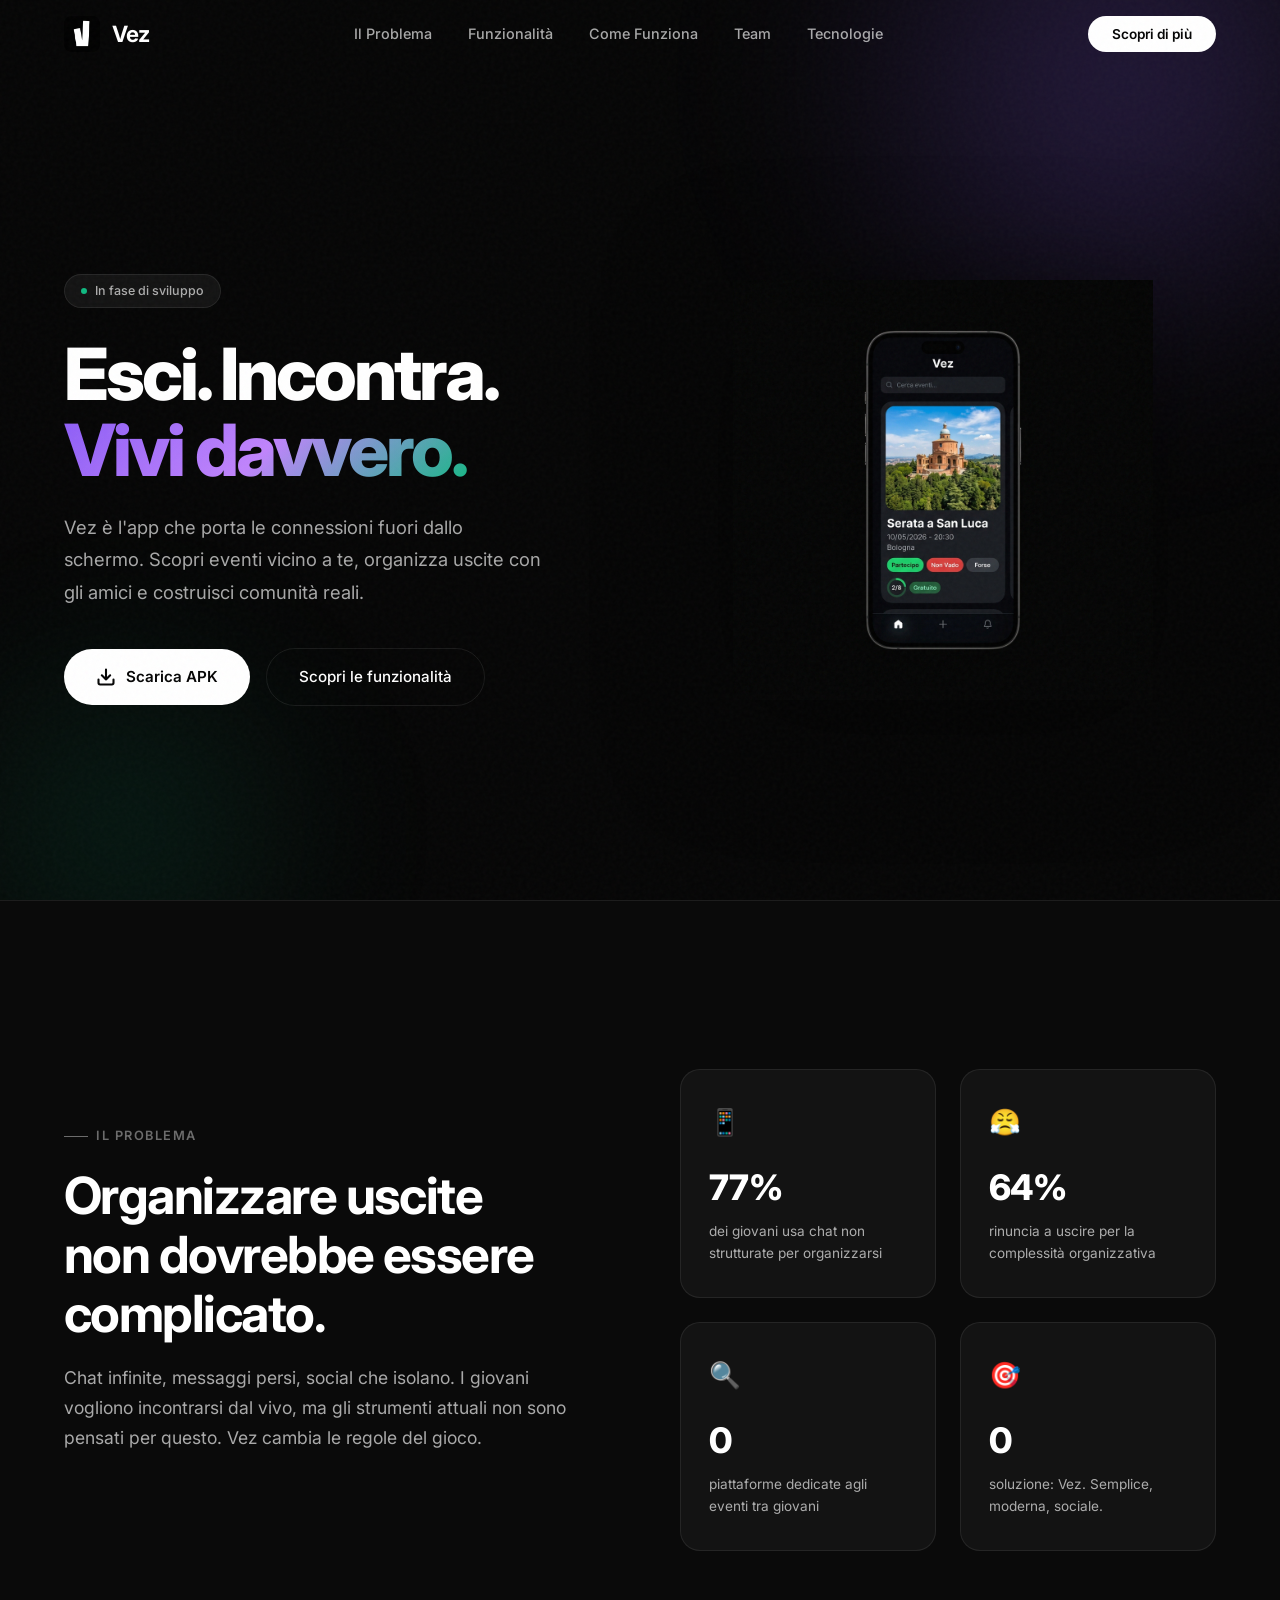
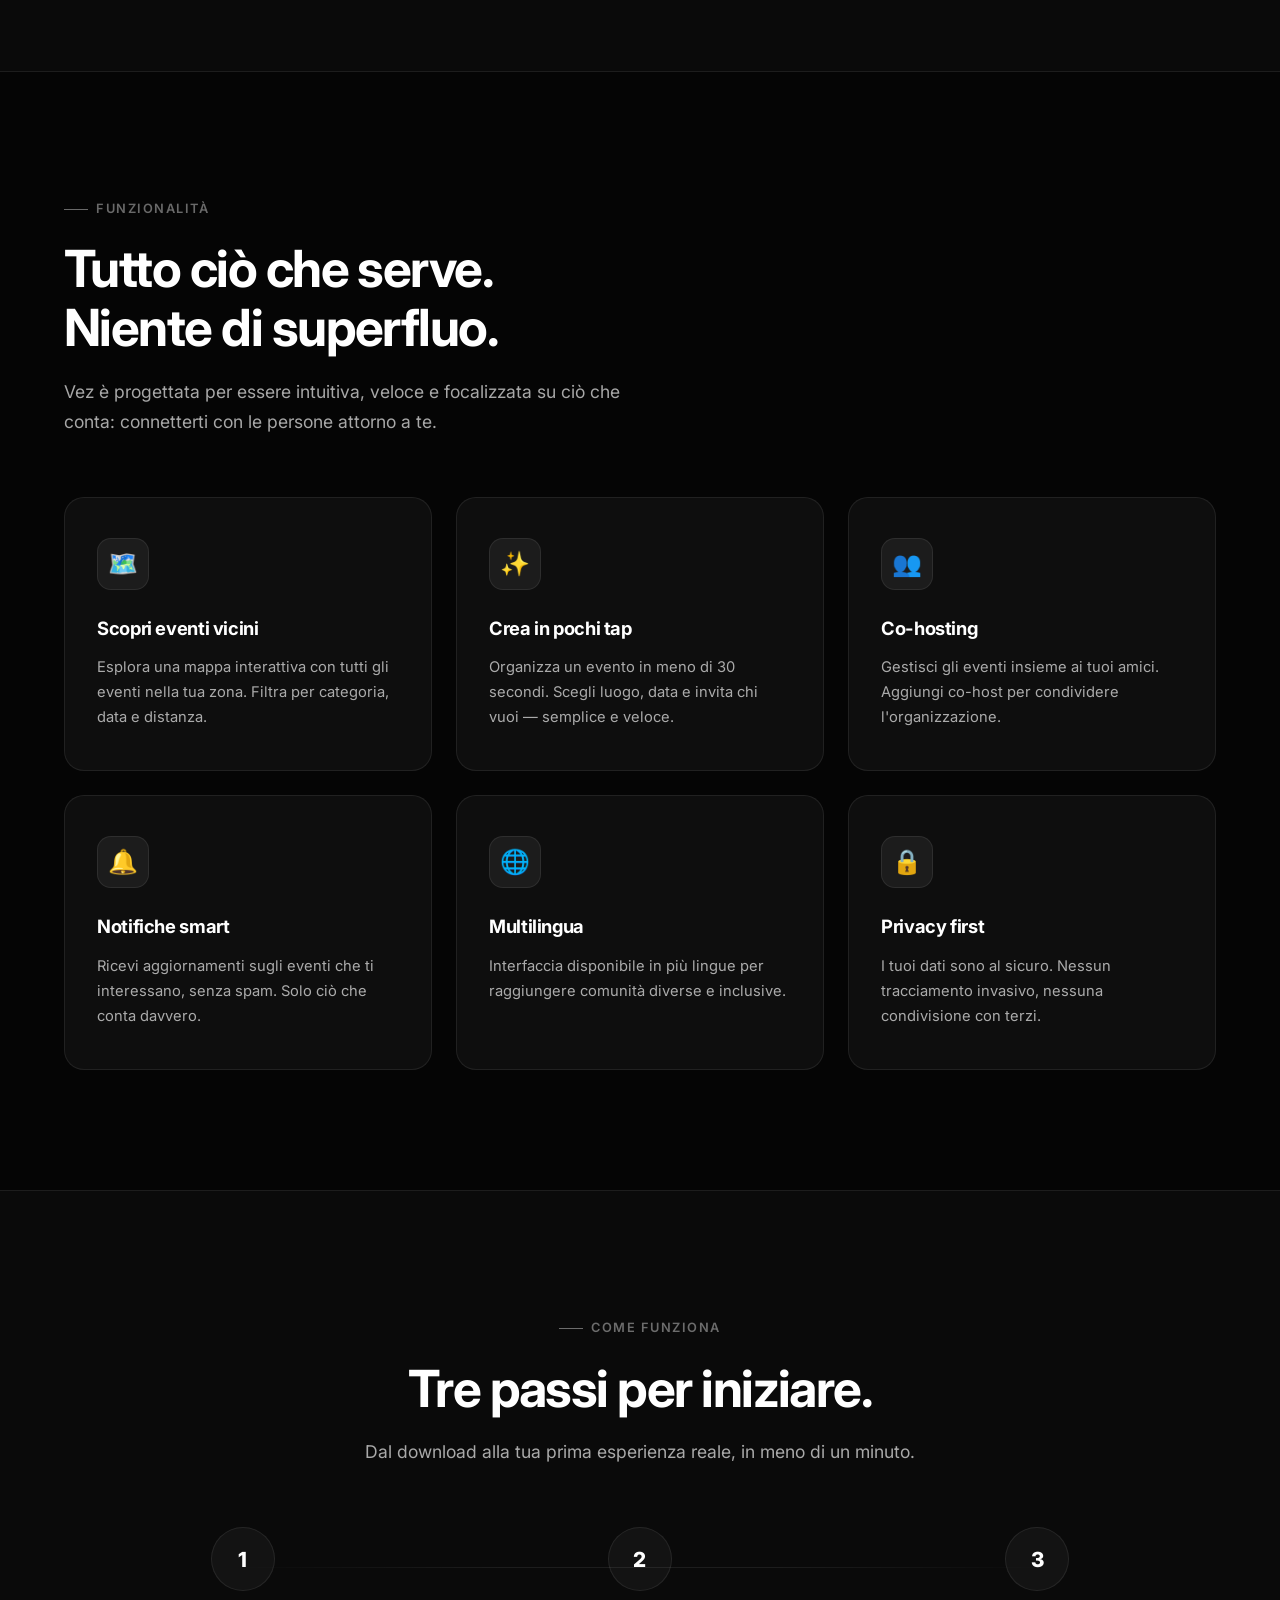
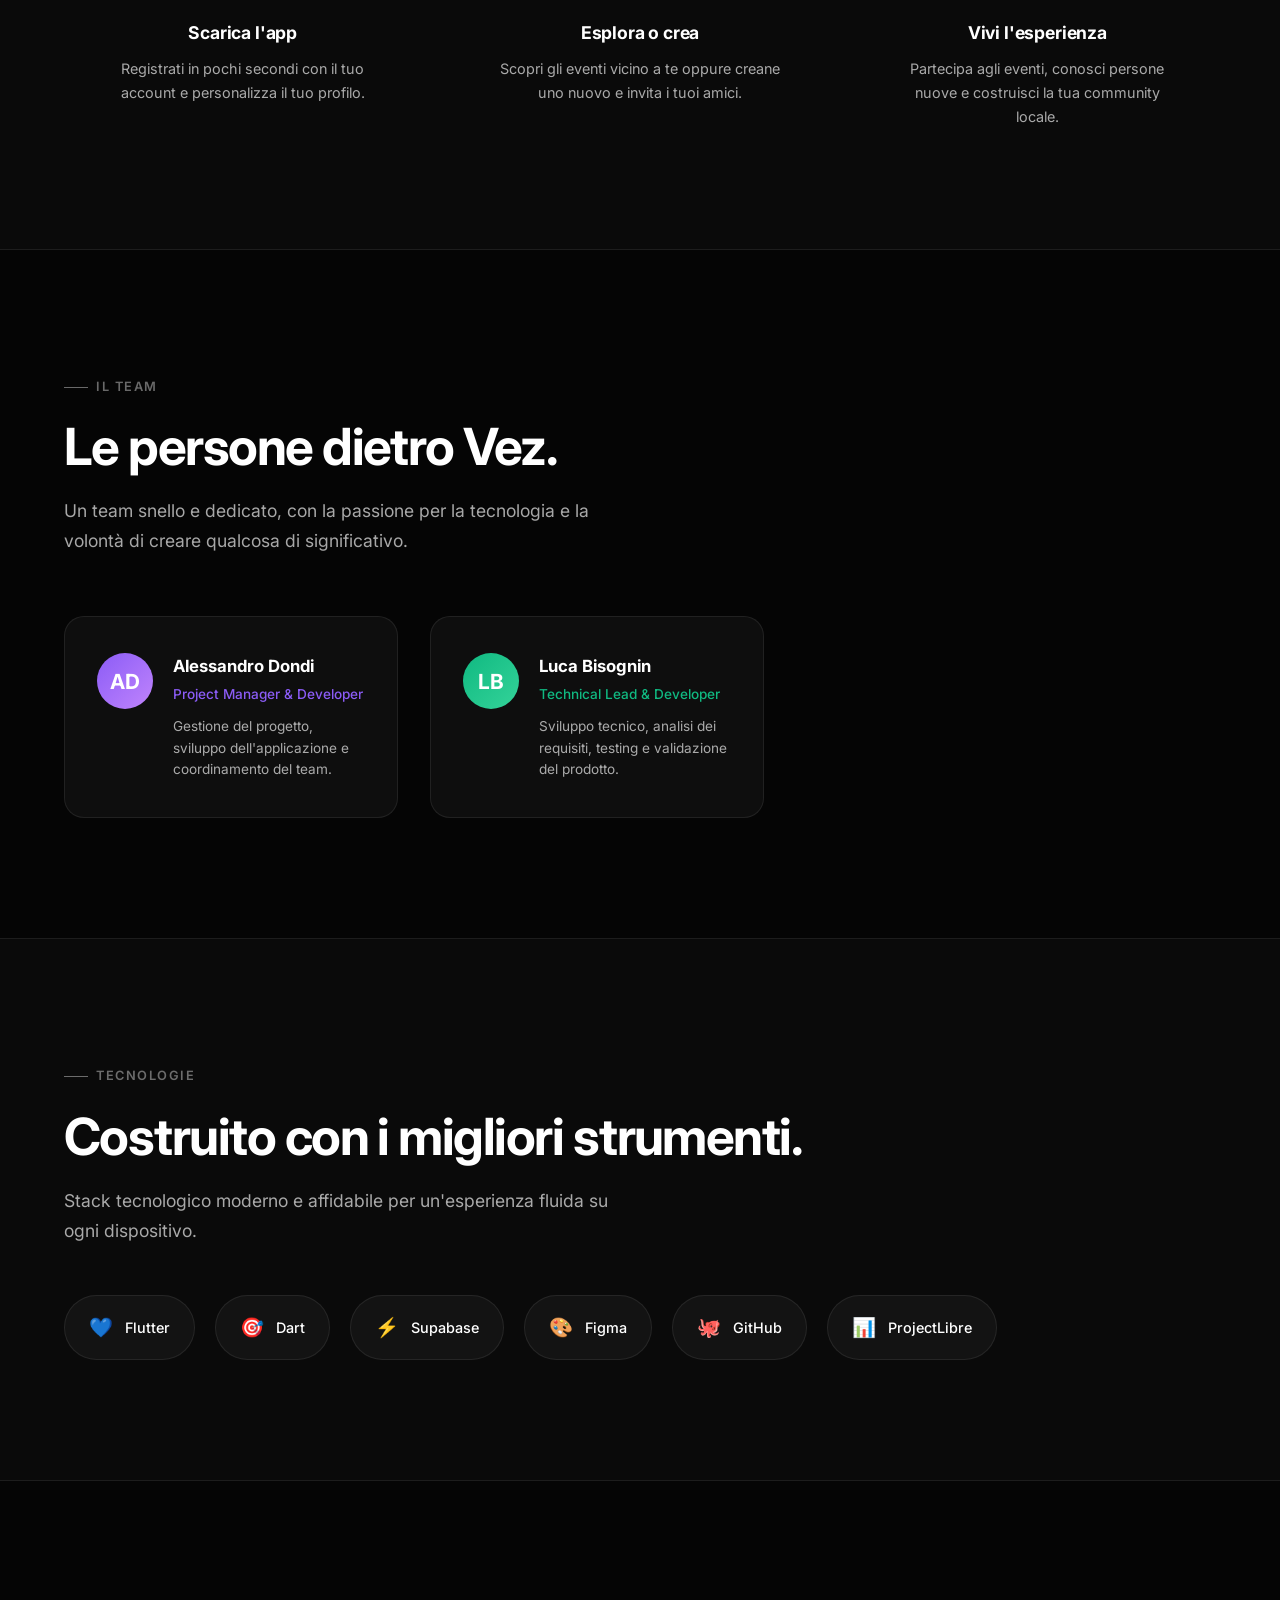
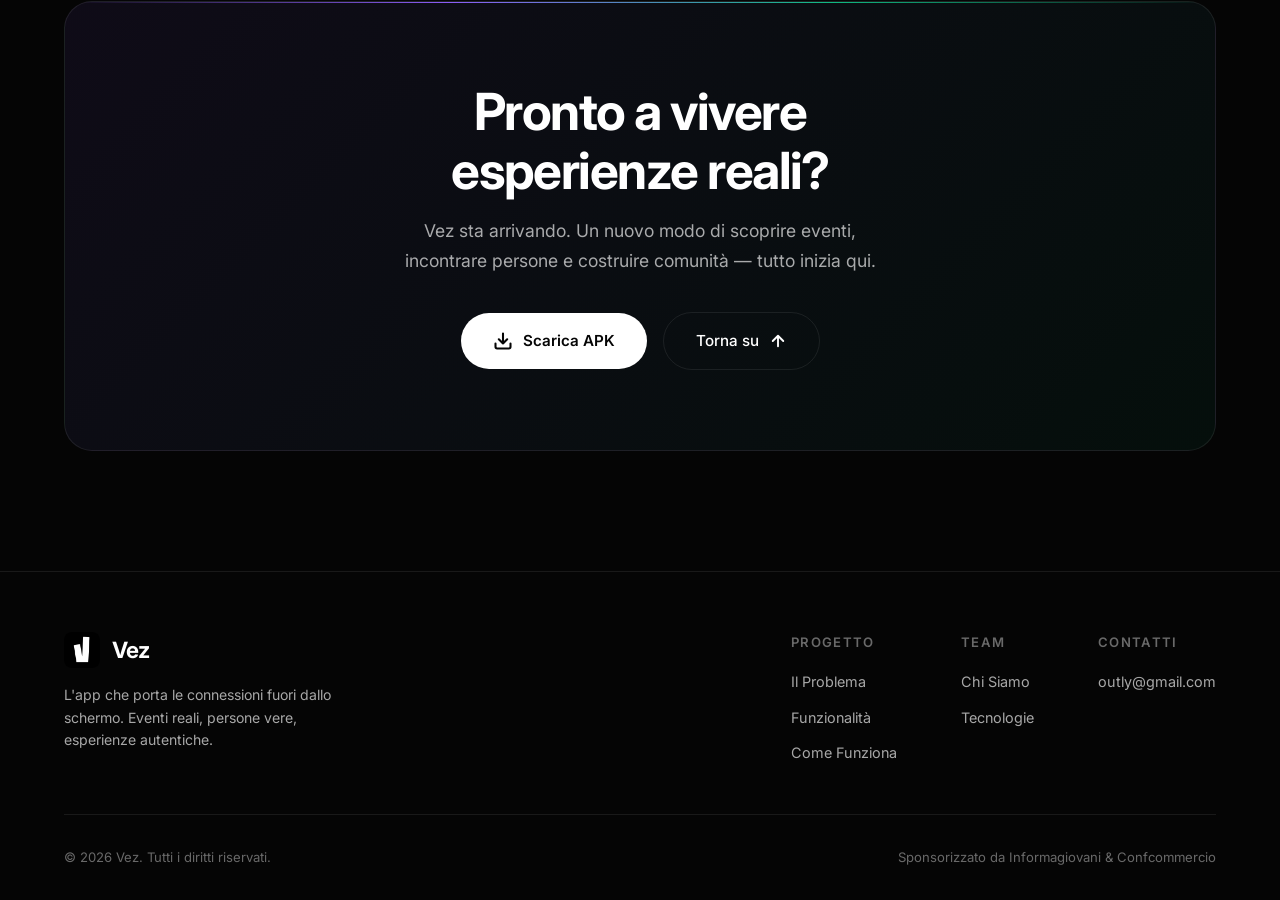
<file: docs/index.html>
<!DOCTYPE html>
<html lang="it">
<head>
  <meta charset="UTF-8" />
  <meta name="viewport" content="width=device-width, initial-scale=1.0" />
  <title>Vez — Eventi Reali, Connessioni Autentiche</title>
  <meta name="description" content="Vez è l'app che ti permette di scoprire, organizzare e partecipare a eventi reali nella tua zona. Connessioni autentiche, comunità locali, esperienze vere." />
  <meta name="keywords" content="eventi, app eventi, uscite, giovani, comunità, vez, social, eventi reali" />
  <meta name="author" content="Vez Team" />

  <!-- Open Graph -->
  <meta property="og:title" content="Vez — Eventi Reali, Connessioni Autentiche" />
  <meta property="og:description" content="Scopri, organizza e partecipa a eventi reali nella tua zona." />
  <meta property="og:type" content="website" />
  <meta property="og:image" content="assets/app_icon.png" />

  <!-- Fonts -->
  <link rel="preconnect" href="https://fonts.googleapis.com" />
  <link rel="preconnect" href="https://fonts.gstatic.com" crossorigin />
  <link href="https://fonts.googleapis.com/css2?family=Inter:wght@400;500;600;700;800;900&display=swap" rel="stylesheet" />

  <!-- Favicon -->
  <link rel="icon" type="image/png" href="assets/app_icon.png" />

  <!-- Styles -->
  <link rel="stylesheet" href="index.css" />
</head>
<body>

  <!-- ===== NAVBAR ===== -->
  <nav class="navbar" id="navbar">
    <div class="container">
      <a href="#" class="navbar-logo">
        <img src="assets/app_icon.png" alt="Vez Logo" />
        <span>Vez</span>
      </a>

      <ul class="navbar-links" id="navLinks">
        <li><a href="#problema">Il Problema</a></li>
        <li><a href="#funzionalita">Funzionalità</a></li>
        <li><a href="#come-funziona">Come Funziona</a></li>
        <li><a href="#team">Team</a></li>
        <li><a href="#tech">Tecnologie</a></li>
      </ul>

      <button class="navbar-cta" onclick="document.getElementById('cta').scrollIntoView({behavior:'smooth',block:'start'})">Scopri di più</button>

      <button class="menu-toggle" id="menuToggle" aria-label="Menu">
        <span></span>
        <span></span>
        <span></span>
      </button>
    </div>
  </nav>

  <!-- ===== HERO ===== -->
  <section class="hero" id="hero">
    <div class="hero-bg-glow"></div>
    <div class="hero-bg-glow-2"></div>

    <div class="container">
      <div class="hero-content">
        <div class="hero-badge">
          <span class="dot"></span>
          In fase di sviluppo
        </div>

        <h1 class="hero-title">
          Esci. Incontra.<br /><span class="highlight">Vivi davvero.</span>
        </h1>

        <p class="hero-description">
          Vez è l'app che porta le connessioni fuori dallo schermo. Scopri eventi vicino a te, organizza uscite con gli amici e costruisci comunità reali.
        </p>

        <div class="hero-actions">
          <a href="assets/vez.apk" download class="btn-primary btn-download">
            <svg width="20" height="20" viewBox="0 0 24 24" fill="none" stroke="currentColor" stroke-width="2.5" stroke-linecap="round" stroke-linejoin="round"><path d="M21 15v4a2 2 0 01-2 2H5a2 2 0 01-2-2v-4M7 10l5 5 5-5M12 15V3"/></svg>
            Scarica APK
          </a>
          <a href="#funzionalita" class="btn-secondary">Scopri le funzionalità</a>
        </div>
      </div>

      <div class="hero-mockup">
        <img src="assets/app_mockup.png" alt="Vez App Mockup" />
      </div>
    </div>
  </section>

  <!-- ===== PROBLEM SECTION ===== -->
  <section class="section problem" id="problema">
    <div class="container">
      <div class="reveal">
        <span class="section-label">Il Problema</span>
        <h2 class="section-title">Organizzare uscite<br />non dovrebbe essere complicato.</h2>
        <p class="section-subtitle">
          Chat infinite, messaggi persi, social che isolano. I giovani vogliono incontrarsi dal vivo, ma gli strumenti attuali non sono pensati per questo. Vez cambia le regole del gioco.
        </p>
      </div>

      <div class="problem-stats" style="margin-top: 48px;">
        <div class="stat-card reveal reveal-delay-1">
          <div class="stat-icon">📱</div>
          <div class="stat-value" data-count="78" data-suffix="%">0%</div>
          <div class="stat-label">dei giovani usa chat non strutturate per organizzarsi</div>
        </div>
        <div class="stat-card reveal reveal-delay-2">
          <div class="stat-icon">😤</div>
          <div class="stat-value" data-count="65" data-suffix="%">0%</div>
          <div class="stat-label">rinuncia a uscire per la complessità organizzativa</div>
        </div>
        <div class="stat-card reveal reveal-delay-3">
          <div class="stat-icon">🔍</div>
          <div class="stat-value" data-count="0" data-suffix="">0</div>
          <div class="stat-label">piattaforme dedicate agli eventi tra giovani</div>
        </div>
        <div class="stat-card reveal reveal-delay-4">
          <div class="stat-icon">🎯</div>
          <div class="stat-value" data-count="1" data-suffix="">0</div>
          <div class="stat-label">soluzione: Vez. Semplice, moderna, sociale.</div>
        </div>
      </div>
    </div>
  </section>

  <!-- ===== FEATURES ===== -->
  <section class="section features" id="funzionalita">
    <div class="container">
      <div class="reveal">
        <span class="section-label">Funzionalità</span>
        <h2 class="section-title">Tutto ciò che serve.<br />Niente di superfluo.</h2>
        <p class="section-subtitle">
          Vez è progettata per essere intuitiva, veloce e focalizzata su ciò che conta: connetterti con le persone attorno a te.
        </p>
      </div>

      <div class="features-grid">
        <div class="feature-card reveal reveal-delay-1">
          <div class="feature-icon">🗺️</div>
          <h3>Scopri eventi vicini</h3>
          <p>Esplora una mappa interattiva con tutti gli eventi nella tua zona. Filtra per categoria, data e distanza.</p>
        </div>

        <div class="feature-card reveal reveal-delay-2">
          <div class="feature-icon">✨</div>
          <h3>Crea in pochi tap</h3>
          <p>Organizza un evento in meno di 30 secondi. Scegli luogo, data e invita chi vuoi — semplice e veloce.</p>
        </div>

        <div class="feature-card reveal reveal-delay-3">
          <div class="feature-icon">👥</div>
          <h3>Co-hosting</h3>
          <p>Gestisci gli eventi insieme ai tuoi amici. Aggiungi co-host per condividere l'organizzazione.</p>
        </div>

        <div class="feature-card reveal reveal-delay-1">
          <div class="feature-icon">🔔</div>
          <h3>Notifiche smart</h3>
          <p>Ricevi aggiornamenti sugli eventi che ti interessano, senza spam. Solo ciò che conta davvero.</p>
        </div>

        <div class="feature-card reveal reveal-delay-2">
          <div class="feature-icon">🌐</div>
          <h3>Multilingua</h3>
          <p>Interfaccia disponibile in più lingue per raggiungere comunità diverse e inclusive.</p>
        </div>

        <div class="feature-card reveal reveal-delay-3">
          <div class="feature-icon">🔒</div>
          <h3>Privacy first</h3>
          <p>I tuoi dati sono al sicuro. Nessun tracciamento invasivo, nessuna condivisione con terzi.</p>
        </div>
      </div>
    </div>
  </section>

  <!-- ===== HOW IT WORKS ===== -->
  <section class="section how-it-works" id="come-funziona">
    <div class="container">
      <div class="reveal" style="text-align: center;">
        <span class="section-label">Come Funziona</span>
        <h2 class="section-title">Tre passi per iniziare.</h2>
        <p class="section-subtitle" style="margin: 0 auto;">
          Dal download alla tua prima esperienza reale, in meno di un minuto.
        </p>
      </div>

      <div class="steps-grid">
        <div class="step-item reveal reveal-delay-1">
          <div class="step-number">1</div>
          <h3>Scarica l'app</h3>
          <p>Registrati in pochi secondi con il tuo account e personalizza il tuo profilo.</p>
        </div>

        <div class="step-item reveal reveal-delay-2">
          <div class="step-number">2</div>
          <h3>Esplora o crea</h3>
          <p>Scopri gli eventi vicino a te oppure creane uno nuovo e invita i tuoi amici.</p>
        </div>

        <div class="step-item reveal reveal-delay-3">
          <div class="step-number">3</div>
          <h3>Vivi l'esperienza</h3>
          <p>Partecipa agli eventi, conosci persone nuove e costruisci la tua community locale.</p>
        </div>
      </div>
    </div>
  </section>

  <!-- ===== TEAM ===== -->
  <section class="section team" id="team">
    <div class="container">
      <div class="reveal">
        <span class="section-label">Il Team</span>
        <h2 class="section-title">Le persone dietro Vez.</h2>
        <p class="section-subtitle">
          Un team snello e dedicato, con la passione per la tecnologia e la volontà di creare qualcosa di significativo.
        </p>
      </div>

      <div class="team-grid">
        <div class="team-card reveal reveal-delay-1">
          <div class="team-avatar">AD</div>
          <div class="team-info">
            <h3>Alessandro Dondi</h3>
            <div class="role">Project Manager &amp; Developer</div>
            <p>Gestione del progetto, sviluppo dell'applicazione e coordinamento del team.</p>
          </div>
        </div>

        <div class="team-card reveal reveal-delay-2">
          <div class="team-avatar">LB</div>
          <div class="team-info">
            <h3>Luca Bisognin</h3>
            <div class="role">Technical Lead &amp; Developer</div>
            <p>Sviluppo tecnico, analisi dei requisiti, testing e validazione del prodotto.</p>
          </div>
        </div>
      </div>
    </div>
  </section>

  <!-- ===== TECH STACK ===== -->
  <section class="section tech-stack" id="tech">
    <div class="container">
      <div class="reveal">
        <span class="section-label">Tecnologie</span>
        <h2 class="section-title">Costruito con i migliori strumenti.</h2>
        <p class="section-subtitle">
          Stack tecnologico moderno e affidabile per un'esperienza fluida su ogni dispositivo.
        </p>
      </div>

      <div class="tech-grid reveal reveal-delay-1">
        <div class="tech-item">
          <span class="tech-icon">💙</span>
          Flutter
        </div>
        <div class="tech-item">
          <span class="tech-icon">🎯</span>
          Dart
        </div>
        <div class="tech-item">
          <span class="tech-icon">⚡</span>
          Supabase
        </div>
        <div class="tech-item">
          <span class="tech-icon">🎨</span>
          Figma
        </div>
        <div class="tech-item">
          <span class="tech-icon">🐙</span>
          GitHub
        </div>
        <div class="tech-item">
          <span class="tech-icon">📊</span>
          ProjectLibre
        </div>
      </div>
    </div>
  </section>

  <!-- ===== CTA ===== -->
  <section class="section cta-section" id="cta">
    <div class="container">
      <div class="cta-box reveal">
        <h2 class="section-title">Pronto a vivere<br />esperienze reali?</h2>
        <p class="section-subtitle">
          Vez sta arrivando. Un nuovo modo di scoprire eventi, incontrare persone e costruire comunità — tutto inizia qui.
        </p>
        <div class="cta-buttons">
          <a href="assets/vez.apk" download class="btn-primary btn-download">
            <svg width="20" height="20" viewBox="0 0 24 24" fill="none" stroke="currentColor" stroke-width="2.5" stroke-linecap="round" stroke-linejoin="round"><path d="M21 15v4a2 2 0 01-2 2H5a2 2 0 01-2-2v-4M7 10l5 5 5-5M12 15V3"/></svg>
            Scarica APK
          </a>
          <a href="#hero" class="btn-secondary">
            Torna su
            <svg width="18" height="18" viewBox="0 0 24 24" fill="none" stroke="currentColor" stroke-width="2.5" stroke-linecap="round" stroke-linejoin="round"><path d="M12 19V5M5 12l7-7 7 7"/></svg>
          </a>
        </div>
      </div>
    </div>
  </section>

  <!-- ===== FOOTER ===== -->
  <footer class="footer">
    <div class="container">
      <div class="footer-top">
        <div class="footer-brand">
          <a href="#" class="navbar-logo">
            <img src="assets/app_icon.png" alt="Vez Logo" />
            <span>Vez</span>
          </a>
          <p>L'app che porta le connessioni fuori dallo schermo. Eventi reali, persone vere, esperienze autentiche.</p>
        </div>

        <div class="footer-links-group">
          <div class="footer-col">
            <h4>Progetto</h4>
            <ul>
              <li><a href="#problema">Il Problema</a></li>
              <li><a href="#funzionalita">Funzionalità</a></li>
              <li><a href="#come-funziona">Come Funziona</a></li>
            </ul>
          </div>
          <div class="footer-col">
            <h4>Team</h4>
            <ul>
              <li><a href="#team">Chi Siamo</a></li>
              <li><a href="#tech">Tecnologie</a></li>
            </ul>
          </div>
          <div class="footer-col">
            <h4>Contatti</h4>
            <ul>
              <li><a href="mailto:outly@gmail.com">outly@gmail.com</a></li>
            </ul>
          </div>
        </div>
      </div>

      <div class="footer-bottom">
        <p>&copy; <span id="currentYear">2026</span> Vez. Tutti i diritti riservati.</p>
        <p>Sponsorizzato da Informagiovani &amp; Confcommercio</p>
      </div>
    </div>
  </footer>

  <!-- Scripts -->
  <script src="index.js"></script>
</body>
</html>
</file>
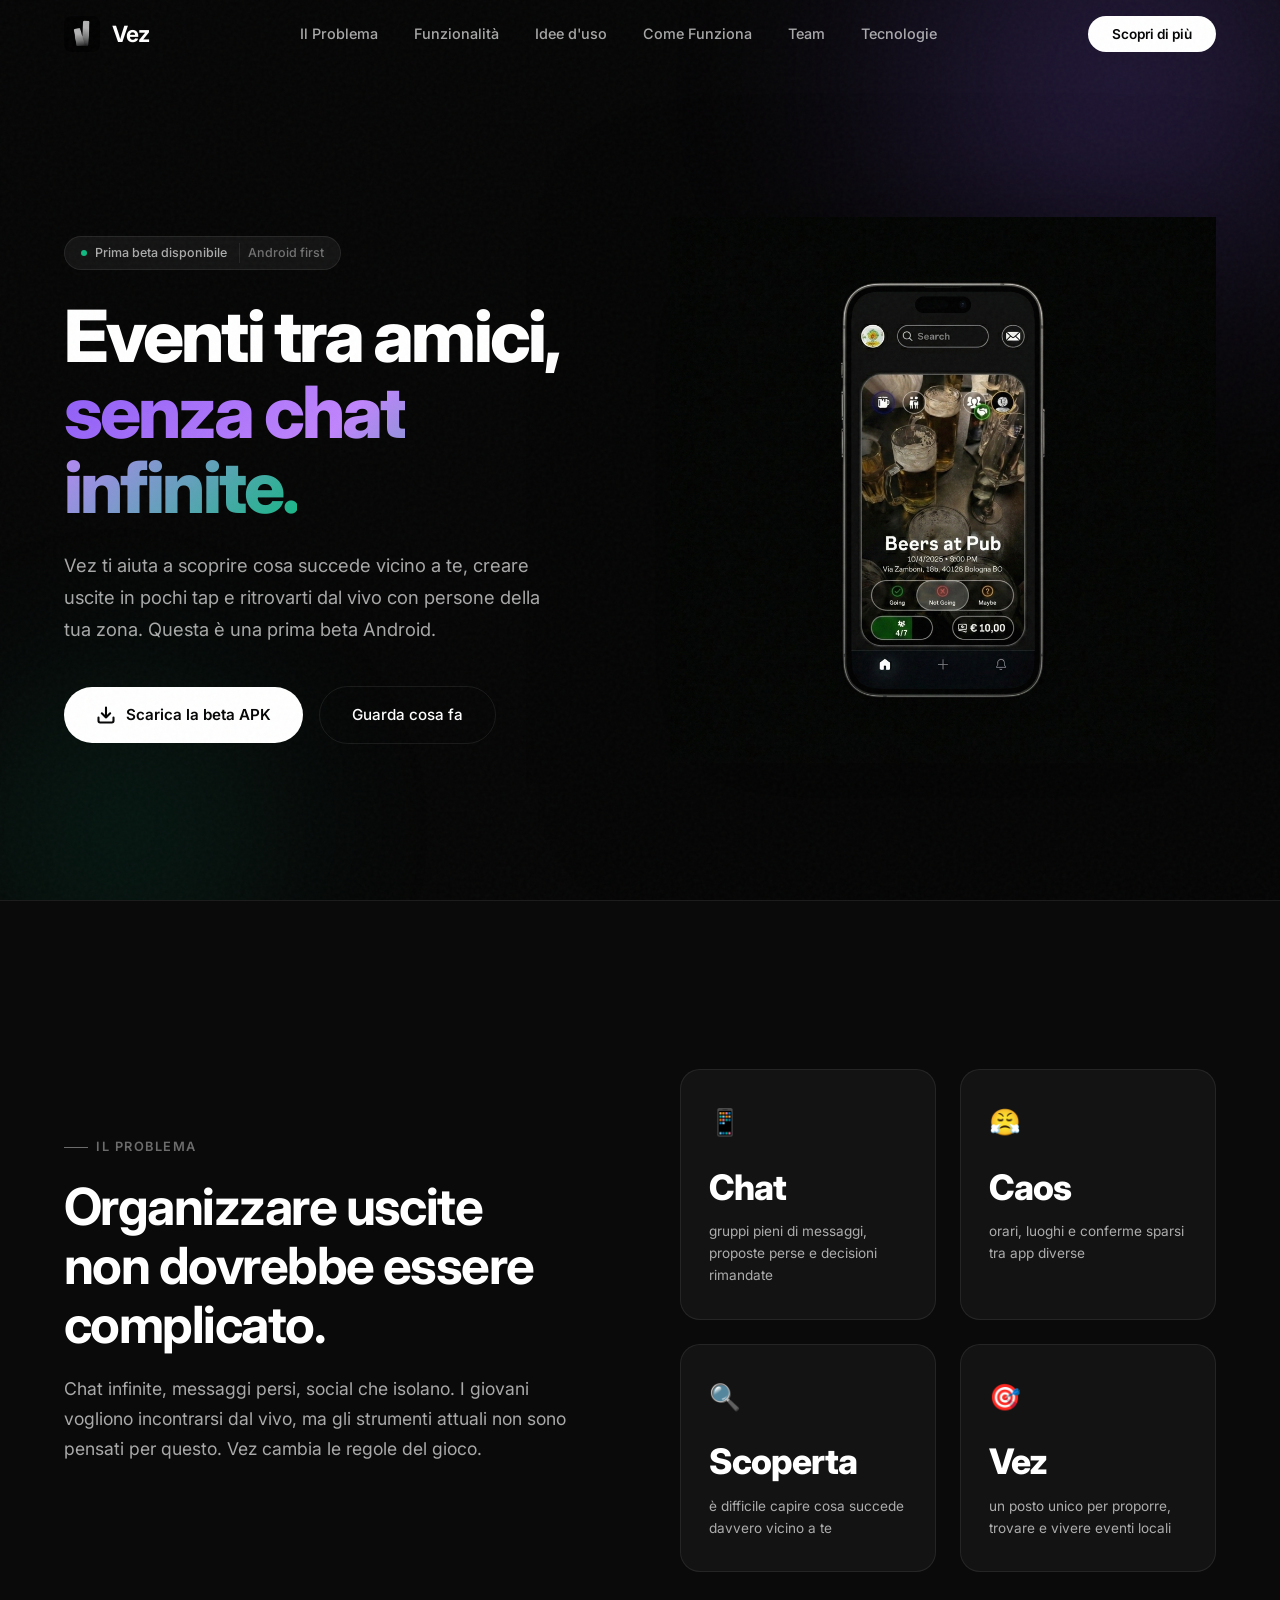
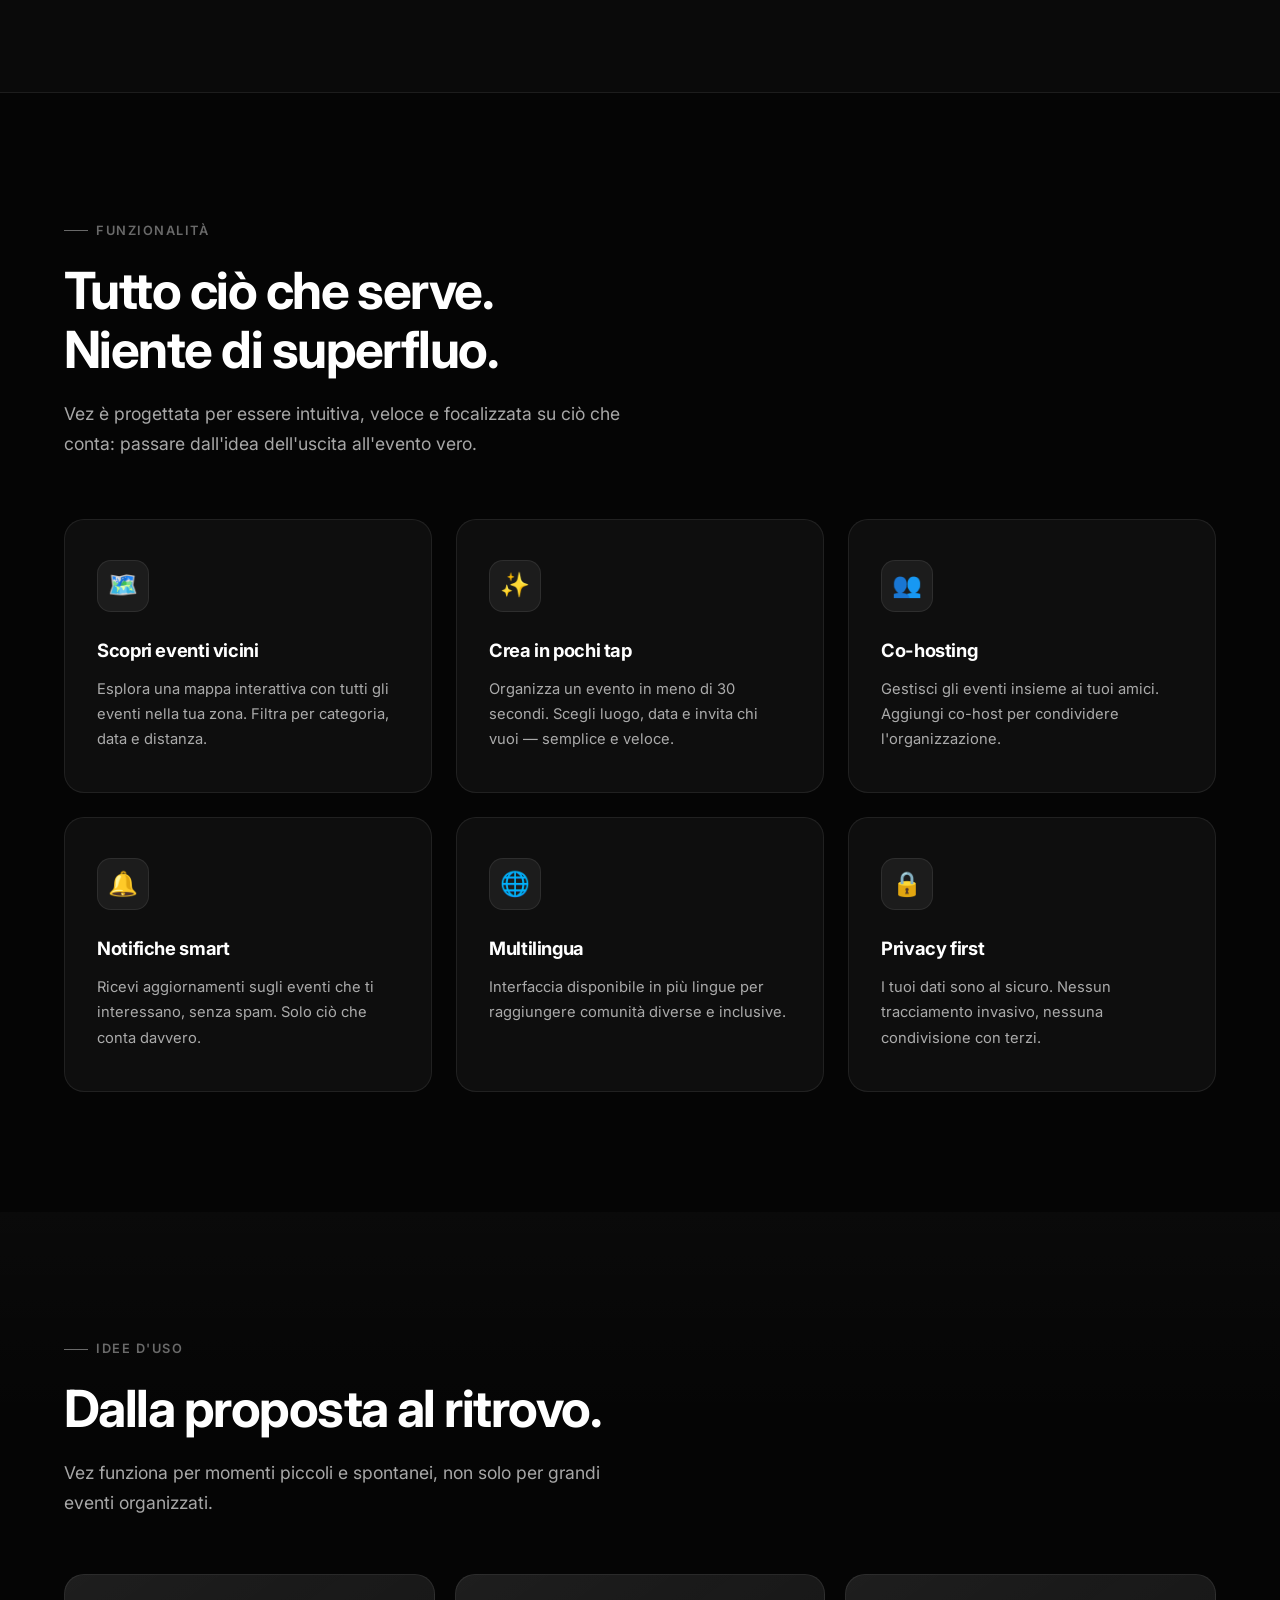
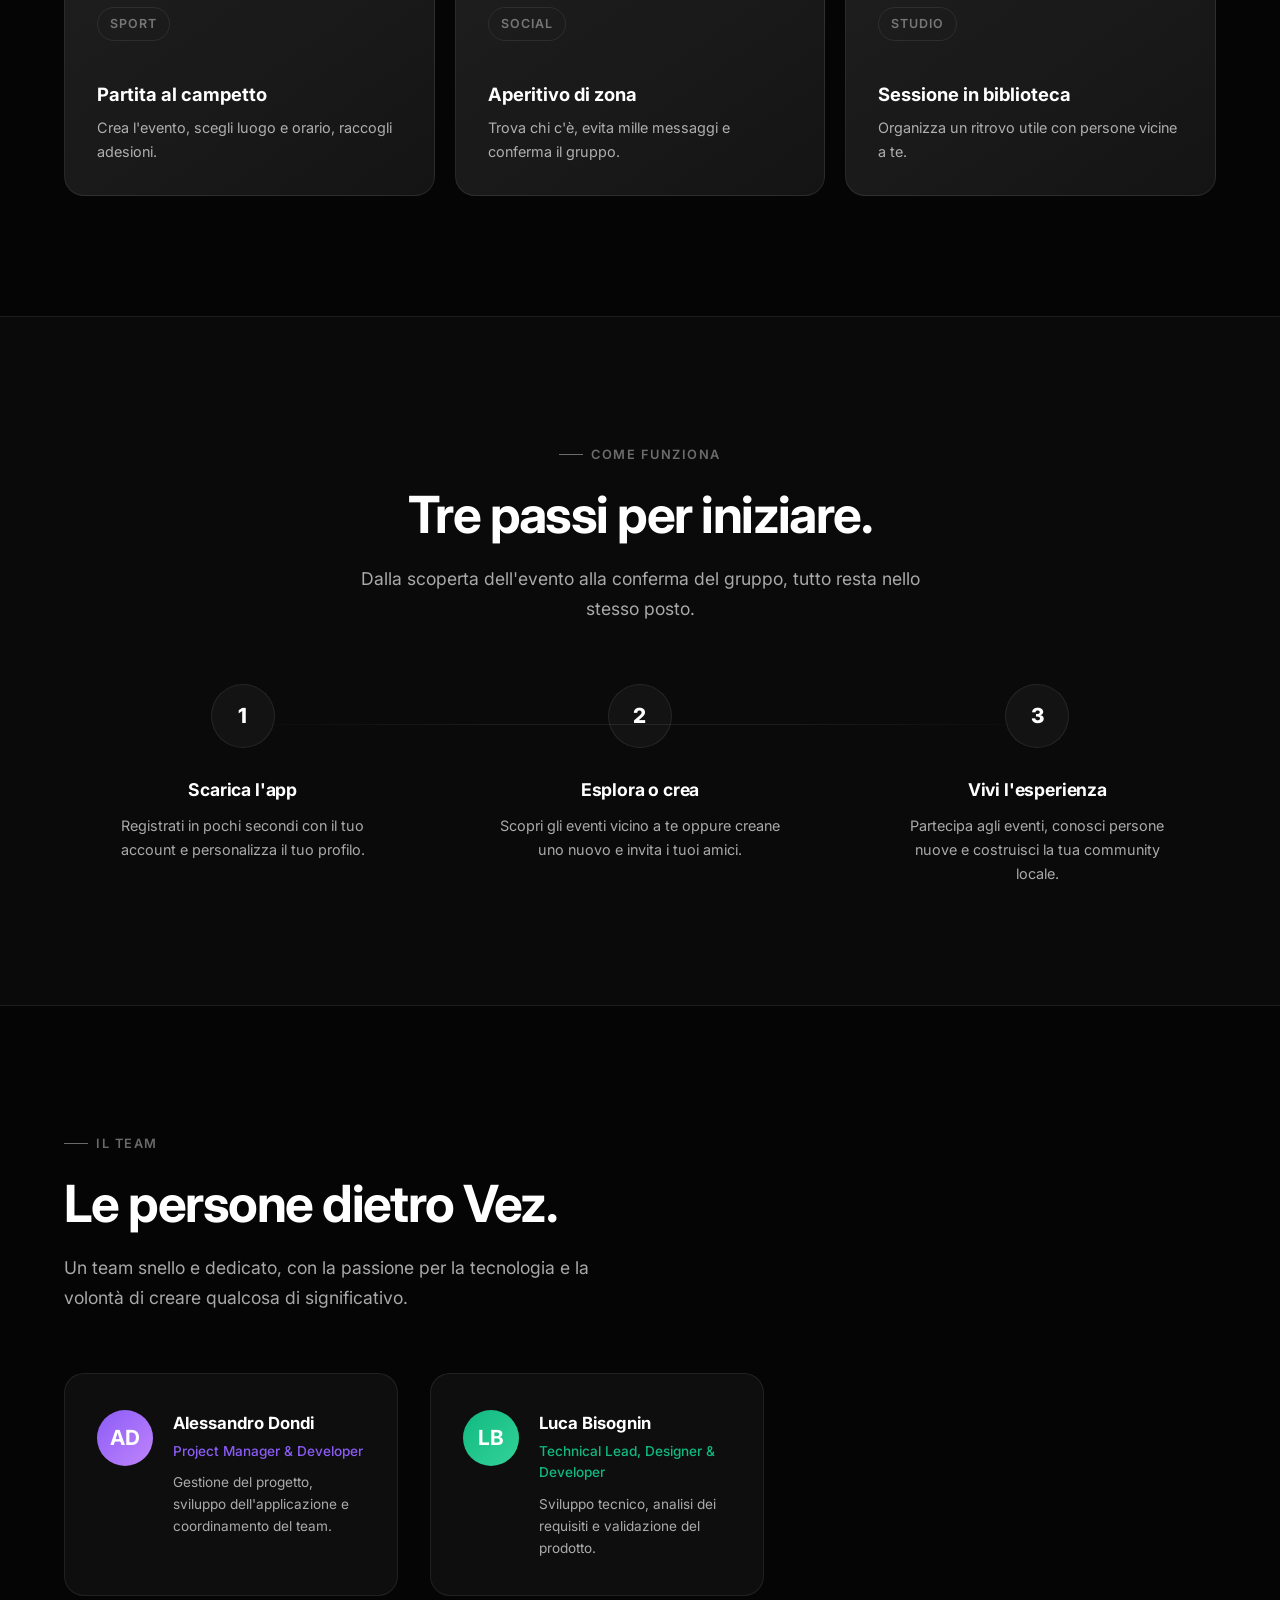
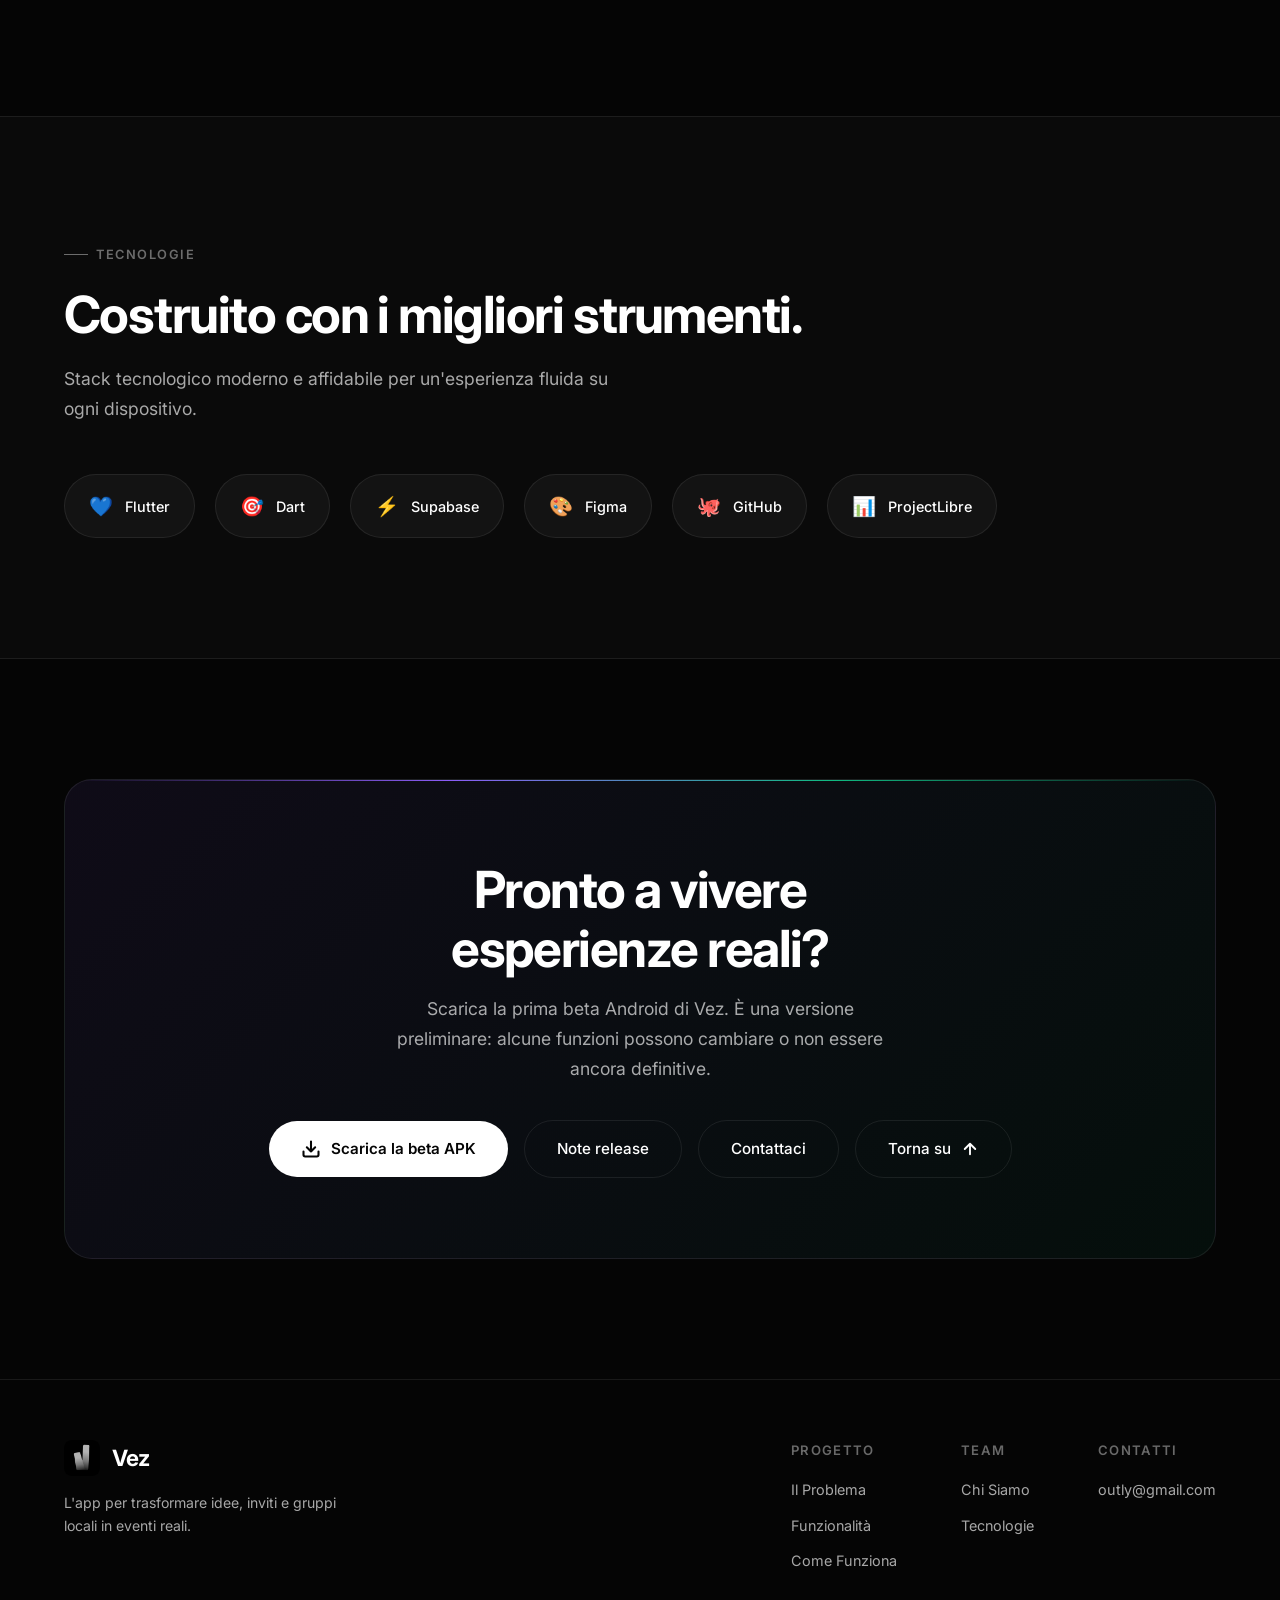
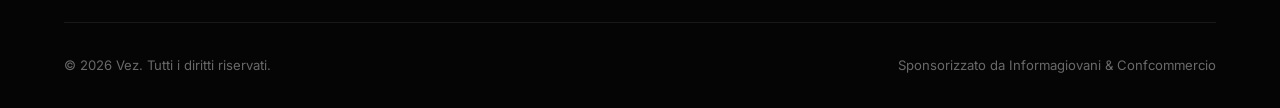
<file: website/index.html>
<!DOCTYPE html>
<html lang="it">
<head>
  <meta charset="UTF-8" />
  <meta name="viewport" content="width=device-width, initial-scale=1.0" />
  <title>Vez — Eventi vicini, uscite facili</title>
  <meta name="description" content="Vez è l'app per scoprire eventi vicino a te, organizzare uscite con gli amici e incontrarsi dal vivo senza chat infinite." />
  <meta name="keywords" content="eventi, app eventi, uscite, giovani, comunità, vez, social, eventi reali" />
  <meta name="author" content="Vez Team" />
  <meta name="theme-color" content="#050505" />

  <!-- Open Graph -->
  <meta property="og:title" content="Vez — Eventi vicini, uscite facili" />
  <meta property="og:description" content="Scopri eventi, crea uscite e porta le connessioni fuori dallo schermo." />
  <meta property="og:type" content="website" />
  <meta property="og:locale" content="it_IT" />
  <meta property="og:image" content="assets/app_mockup.png" />

  <!-- Fonts -->
  <link rel="preconnect" href="https://fonts.googleapis.com" />
  <link rel="preconnect" href="https://fonts.gstatic.com" crossorigin />
  <link href="https://fonts.googleapis.com/css2?family=Inter:wght@400;500;600;700;800;900&display=swap" rel="stylesheet" />

  <!-- Favicon -->
  <link rel="icon" type="image/png" href="assets/app_icon.png" />
  <link rel="apple-touch-icon" href="assets/app_icon.png" />

  <!-- Styles -->
  <link rel="stylesheet" href="index.css" />
</head>
<body>

  <!-- ===== NAVBAR ===== -->
  <nav class="navbar" id="navbar" aria-label="Navigazione principale">
    <div class="container">
      <a href="#hero" class="navbar-logo">
        <img src="assets/app_icon.png" alt="Vez Logo" />
        <span>Vez</span>
      </a>

      <ul class="navbar-links" id="navLinks">
        <li><a href="#problema">Il Problema</a></li>
        <li><a href="#funzionalita">Funzionalità</a></li>
        <li><a href="#idee">Idee d'uso</a></li>
        <li><a href="#come-funziona">Come Funziona</a></li>
        <li><a href="#team">Team</a></li>
        <li><a href="#tech">Tecnologie</a></li>
      </ul>

      <button class="navbar-cta" type="button" data-scroll-target="#cta">Scopri di più</button>

      <button class="menu-toggle" id="menuToggle" type="button" aria-label="Apri menu" aria-controls="navLinks" aria-expanded="false">
        <span aria-hidden="true"></span>
        <span aria-hidden="true"></span>
        <span aria-hidden="true"></span>
      </button>
    </div>
  </nav>

  <!-- ===== HERO ===== -->
  <section class="hero" id="hero">
    <div class="hero-bg-glow"></div>
    <div class="hero-bg-glow-2"></div>

    <div class="container">
      <div class="hero-content">
        <div class="hero-badge">
          <span class="dot"></span>
          Prima beta disponibile
        </div>

        <h1 class="hero-title">
          Eventi tra amici,<br /><span class="highlight">senza chat infinite.</span>
        </h1>

        <p class="hero-description">
          Vez ti aiuta a scoprire cosa succede vicino a te, creare uscite in pochi tap e ritrovarti dal vivo con persone della tua zona. Questa è una prima beta Android.
        </p>

        <div class="hero-actions">
          <a href="https://github.com/biso207/Vez/releases/download/vez/vez-beta.apk" class="btn-primary btn-download" download>
            <svg width="20" height="20" viewBox="0 0 24 24" fill="none" stroke="currentColor" stroke-width="2.5" stroke-linecap="round" stroke-linejoin="round"><path d="M21 15v4a2 2 0 01-2 2H5a2 2 0 01-2-2v-4M7 10l5 5 5-5M12 15V3"/></svg>
            Scarica la beta APK
          </a>
          <a href="#funzionalita" class="btn-secondary">Guarda cosa fa</a>
        </div>
      </div>

      <div class="hero-mockup">
        <img src="assets/app_mockup.png" alt="Mockup dell'app Vez con card evento, inviti e pulsanti di partecipazione" />
      </div>
    </div>
  </section>

  <!-- ===== PROBLEM SECTION ===== -->
  <section class="section problem" id="problema">
    <div class="container">
      <div class="reveal">
        <span class="section-label">Il Problema</span>
        <h2 class="section-title">Organizzare uscite<br />non dovrebbe essere complicato.</h2>
        <p class="section-subtitle">
          Chat infinite, messaggi persi, social che isolano. I giovani vogliono incontrarsi dal vivo, ma gli strumenti attuali non sono pensati per questo. Vez cambia le regole del gioco.
        </p>
      </div>

      <div class="problem-stats">
        <div class="stat-card reveal reveal-delay-1">
          <div class="stat-icon">📱</div>
          <div class="stat-value">Chat</div>
          <div class="stat-label">gruppi pieni di messaggi, proposte perse e decisioni rimandate</div>
        </div>
        <div class="stat-card reveal reveal-delay-2">
          <div class="stat-icon">😤</div>
          <div class="stat-value">Caos</div>
          <div class="stat-label">orari, luoghi e conferme sparsi tra app diverse</div>
        </div>
        <div class="stat-card reveal reveal-delay-3">
          <div class="stat-icon">🔍</div>
          <div class="stat-value">Scoperta</div>
          <div class="stat-label">è difficile capire cosa succede davvero vicino a te</div>
        </div>
        <div class="stat-card reveal reveal-delay-4">
          <div class="stat-icon">🎯</div>
          <div class="stat-value">Vez</div>
          <div class="stat-label">un posto unico per proporre, trovare e vivere eventi locali</div>
        </div>
      </div>
    </div>
  </section>

  <!-- ===== FEATURES ===== -->
  <section class="section features" id="funzionalita">
    <div class="container">
      <div class="reveal">
        <span class="section-label">Funzionalità</span>
        <h2 class="section-title">Tutto ciò che serve.<br />Niente di superfluo.</h2>
        <p class="section-subtitle">
          Vez è progettata per essere intuitiva, veloce e focalizzata su ciò che conta: passare dall'idea dell'uscita all'evento vero.
        </p>
      </div>

      <div class="features-grid">
        <div class="feature-card reveal reveal-delay-1">
          <div class="feature-icon">🗺️</div>
          <h3>Scopri eventi vicini</h3>
          <p>Esplora una mappa interattiva con tutti gli eventi nella tua zona. Filtra per categoria, data e distanza.</p>
        </div>

        <div class="feature-card reveal reveal-delay-2">
          <div class="feature-icon">✨</div>
          <h3>Crea in pochi tap</h3>
          <p>Organizza un evento in meno di 30 secondi. Scegli luogo, data e invita chi vuoi — semplice e veloce.</p>
        </div>

        <div class="feature-card reveal reveal-delay-3">
          <div class="feature-icon">👥</div>
          <h3>Co-hosting</h3>
          <p>Gestisci gli eventi insieme ai tuoi amici. Aggiungi co-host per condividere l'organizzazione.</p>
        </div>

        <div class="feature-card reveal reveal-delay-1">
          <div class="feature-icon">🔔</div>
          <h3>Notifiche smart</h3>
          <p>Ricevi aggiornamenti sugli eventi che ti interessano, senza spam. Solo ciò che conta davvero.</p>
        </div>

        <div class="feature-card reveal reveal-delay-2">
          <div class="feature-icon">🌐</div>
          <h3>Multilingua</h3>
          <p>Interfaccia disponibile in più lingue per raggiungere comunità diverse e inclusive.</p>
        </div>

        <div class="feature-card reveal reveal-delay-3">
          <div class="feature-icon">🔒</div>
          <h3>Privacy first</h3>
          <p>I tuoi dati sono al sicuro. Nessun tracciamento invasivo, nessuna condivisione con terzi.</p>
        </div>
      </div>
    </div>
  </section>

  <!-- ===== USE CASES ===== -->
  <section class="section use-cases" id="idee">
    <div class="container">
      <div class="reveal">
        <span class="section-label">Idee d'uso</span>
        <h2 class="section-title">Dalla proposta al ritrovo.</h2>
        <p class="section-subtitle">
          Vez funziona per momenti piccoli e spontanei, non solo per grandi eventi organizzati.
        </p>
      </div>

      <div class="use-case-strip">
        <div class="use-case reveal reveal-delay-1">
          <span>Sport</span>
          <strong>Partita al campetto</strong>
          <p>Crea l'evento, scegli luogo e orario, raccogli adesioni.</p>
        </div>
        <div class="use-case reveal reveal-delay-2">
          <span>Social</span>
          <strong>Aperitivo di zona</strong>
          <p>Trova chi c'è, evita mille messaggi e conferma il gruppo.</p>
        </div>
        <div class="use-case reveal reveal-delay-3">
          <span>Studio</span>
          <strong>Sessione in biblioteca</strong>
          <p>Organizza un ritrovo utile con persone vicine a te.</p>
        </div>
      </div>
    </div>
  </section>

  <!-- ===== HOW IT WORKS ===== -->
  <section class="section how-it-works" id="come-funziona">
    <div class="container">
      <div class="reveal section-centered">
        <span class="section-label">Come Funziona</span>
        <h2 class="section-title">Tre passi per iniziare.</h2>
        <p class="section-subtitle">
          Dalla scoperta dell'evento alla conferma del gruppo, tutto resta nello stesso posto.
        </p>
      </div>

      <div class="steps-grid">
        <div class="step-item reveal reveal-delay-1">
          <div class="step-number">1</div>
          <h3>Scarica l'app</h3>
          <p>Registrati in pochi secondi con il tuo account e personalizza il tuo profilo.</p>
        </div>

        <div class="step-item reveal reveal-delay-2">
          <div class="step-number">2</div>
          <h3>Esplora o crea</h3>
          <p>Scopri gli eventi vicino a te oppure creane uno nuovo e invita i tuoi amici.</p>
        </div>

        <div class="step-item reveal reveal-delay-3">
          <div class="step-number">3</div>
          <h3>Vivi l'esperienza</h3>
          <p>Partecipa agli eventi, conosci persone nuove e costruisci la tua community locale.</p>
        </div>
      </div>
    </div>
  </section>

  <!-- ===== TEAM ===== -->
  <section class="section team" id="team">
    <div class="container">
      <div class="reveal">
        <span class="section-label">Il Team</span>
        <h2 class="section-title">Le persone dietro Vez.</h2>
        <p class="section-subtitle">
          Un team snello e dedicato, con la passione per la tecnologia e la volontà di creare qualcosa di significativo.
        </p>
      </div>

      <div class="team-grid">
        <div class="team-card reveal reveal-delay-1">
          <div class="team-avatar">AD</div>
          <div class="team-info">
            <h3>Alessandro Dondi</h3>
            <div class="role">Project Manager &amp; Developer</div>
            <p>Gestione del progetto, sviluppo dell'applicazione e coordinamento del team.</p>
          </div>
        </div>

        <div class="team-card reveal reveal-delay-2">
          <div class="team-avatar">LB</div>
          <div class="team-info">
            <h3>Luca Bisognin</h3>
            <div class="role">Technical Lead, Designer &amp; Developer</div>
            <p>Sviluppo tecnico, analisi dei requisiti e validazione del prodotto.</p>
          </div>
        </div>
      </div>
    </div>
  </section>

  <!-- ===== TECH STACK ===== -->
  <section class="section tech-stack" id="tech">
    <div class="container">
      <div class="reveal">
        <span class="section-label">Tecnologie</span>
        <h2 class="section-title">Costruito con i migliori strumenti.</h2>
        <p class="section-subtitle">
          Stack tecnologico moderno e affidabile per un'esperienza fluida su ogni dispositivo.
        </p>
      </div>

      <div class="tech-grid reveal reveal-delay-1">
        <div class="tech-item">
          <span class="tech-icon">💙</span>
          Flutter
        </div>
        <div class="tech-item">
          <span class="tech-icon">🎯</span>
          Dart
        </div>
        <div class="tech-item">
          <span class="tech-icon">⚡</span>
          Supabase
        </div>
        <div class="tech-item">
          <span class="tech-icon">🎨</span>
          Figma
        </div>
        <div class="tech-item">
          <span class="tech-icon">🐙</span>
          GitHub
        </div>
        <div class="tech-item">
          <span class="tech-icon">📊</span>
          ProjectLibre
        </div>
      </div>
    </div>
  </section>

  <!-- ===== CTA ===== -->
  <section class="section cta-section" id="cta">
    <div class="container">
      <div class="cta-box reveal">
        <h2 class="section-title">Pronto a vivere<br />esperienze reali?</h2>
        <p class="section-subtitle">
          Scarica la prima beta Android di Vez. È una versione preliminare: alcune funzioni possono cambiare o non essere ancora definitive.
        </p>
        <div class="cta-buttons">
          <a href="https://github.com/biso207/Vez/releases/download/vez/vez-beta.apk" class="btn-primary btn-download" download>
            <svg width="20" height="20" viewBox="0 0 24 24" fill="none" stroke="currentColor" stroke-width="2.5" stroke-linecap="round" stroke-linejoin="round"><path d="M21 15v4a2 2 0 01-2 2H5a2 2 0 01-2-2v-4M7 10l5 5 5-5M12 15V3"/></svg>
            Scarica la beta APK
          </a>
          <a href="https://github.com/biso207/Vez/releases/tag/vez" class="btn-secondary" target="_blank" rel="noopener">Note release</a>
          <a href="mailto:outly@gmail.com" class="btn-secondary">Contattaci</a>
          <a href="#hero" class="btn-secondary">
            Torna su
            <svg width="18" height="18" viewBox="0 0 24 24" fill="none" stroke="currentColor" stroke-width="2.5" stroke-linecap="round" stroke-linejoin="round"><path d="M12 19V5M5 12l7-7 7 7"/></svg>
          </a>
        </div>
      </div>
    </div>
  </section>

  <!-- ===== FOOTER ===== -->
  <footer class="footer">
    <div class="container">
      <div class="footer-top">
        <div class="footer-brand">
          <a href="#hero" class="navbar-logo">
            <img src="assets/app_icon.png" alt="Vez Logo" />
            <span>Vez</span>
          </a>
          <p>L'app per trasformare idee, inviti e gruppi locali in eventi reali.</p>
        </div>

        <div class="footer-links-group">
          <div class="footer-col">
            <h4>Progetto</h4>
            <ul>
              <li><a href="#problema">Il Problema</a></li>
              <li><a href="#funzionalita">Funzionalità</a></li>
              <li><a href="#come-funziona">Come Funziona</a></li>
            </ul>
          </div>
          <div class="footer-col">
            <h4>Team</h4>
            <ul>
              <li><a href="#team">Chi Siamo</a></li>
              <li><a href="#tech">Tecnologie</a></li>
            </ul>
          </div>
          <div class="footer-col">
            <h4>Contatti</h4>
            <ul>
              <li><a href="mailto:outly@gmail.com">outly@gmail.com</a></li>
            </ul>
          </div>
        </div>
      </div>

      <div class="footer-bottom">
        <p>&copy; <span id="currentYear">2026</span> Vez. Tutti i diritti riservati.</p>
        <p>Sponsorizzato da Informagiovani &amp; Confcommercio</p>
      </div>
    </div>
  </footer>

  <!-- Scripts -->
  <script src="index.js"></script>
</body>
</html>
</file>
<file: docs/index.css>
/* ===== RESET & BASE ===== */
*,
*::before,
*::after {
  margin: 0;
  padding: 0;
  box-sizing: border-box;
}

:root {
  --bg-primary: #050505;
  --bg-secondary: #0a0a0a;
  --bg-card: rgba(255, 255, 255, 0.04);
  --bg-card-hover: rgba(255, 255, 255, 0.07);
  --bg-glass: rgba(255, 255, 255, 0.06);
  --border-subtle: rgba(255, 255, 255, 0.08);
  --border-hover: rgba(255, 255, 255, 0.15);

  --text-primary: #ffffff;
  --text-secondary: rgba(255, 255, 255, 0.65);
  --text-tertiary: rgba(255, 255, 255, 0.4);

  --accent: #ffffff;
  --accent-glow: rgba(255, 255, 255, 0.15);
  --accent-violet: #8b5cf6;
  --accent-violet-glow: rgba(139, 92, 246, 0.25);
  --accent-emerald: #10b981;
  --accent-amber: #f59e0b;
  --accent-rose: #f43f5e;

  --radius-sm: 8px;
  --radius-md: 14px;
  --radius-lg: 20px;
  --radius-xl: 28px;
  --radius-full: 9999px;

  --font-sans: 'Inter', -apple-system, BlinkMacSystemFont, 'Segoe UI', sans-serif;

  --transition-fast: 0.2s cubic-bezier(0.4, 0, 0.2, 1);
  --transition-smooth: 0.4s cubic-bezier(0.4, 0, 0.2, 1);
  --transition-spring: 0.5s cubic-bezier(0.34, 1.56, 0.64, 1);
}

html {
  scroll-behavior: smooth;
  font-size: 16px;
  -webkit-font-smoothing: antialiased;
  -moz-osx-font-smoothing: grayscale;
}

body {
  font-family: var(--font-sans);
  background-color: var(--bg-primary);
  color: var(--text-primary);
  line-height: 1.6;
  overflow-x: hidden;
}

a {
  text-decoration: none;
  color: inherit;
}

img {
  max-width: 100%;
  display: block;
}

/* ===== UTILITY ===== */
.container {
  width: 100%;
  max-width: 1200px;
  margin: 0 auto;
  padding: 0 24px;
}

.section {
  padding: 120px 0;
  position: relative;
}

.section-label {
  display: inline-flex;
  align-items: center;
  gap: 8px;
  font-size: 0.8rem;
  font-weight: 600;
  letter-spacing: 0.12em;
  text-transform: uppercase;
  color: var(--text-tertiary);
  margin-bottom: 20px;
}

.section-label::before {
  content: '';
  width: 24px;
  height: 1px;
  background: var(--text-tertiary);
}

.section-title {
  font-size: clamp(2rem, 4vw, 3.2rem);
  font-weight: 700;
  line-height: 1.15;
  letter-spacing: -0.03em;
  margin-bottom: 20px;
}

.section-subtitle {
  font-size: 1.1rem;
  color: var(--text-secondary);
  max-width: 560px;
  line-height: 1.7;
}

/* ===== NOISE OVERLAY ===== */
body::before {
  content: '';
  position: fixed;
  top: 0;
  left: 0;
  width: 100%;
  height: 100%;
  background-image: url("data:image/svg+xml,%3Csvg viewBox='0 0 256 256' xmlns='http://www.w3.org/2000/svg'%3E%3Cfilter id='noise'%3E%3CfeTurbulence type='fractalNoise' baseFrequency='0.9' numOctaves='4' stitchTiles='stitch'/%3E%3C/filter%3E%3Crect width='100%25' height='100%25' filter='url(%23noise)' opacity='0.03'/%3E%3C/svg%3E");
  pointer-events: none;
  z-index: 9999;
}

/* ===== NAVBAR ===== */
.navbar {
  position: fixed;
  top: 0;
  left: 0;
  width: 100%;
  z-index: 1000;
  padding: 16px 0;
  transition: var(--transition-smooth);
}

.navbar.scrolled {
  background: rgba(5, 5, 5, 0.85);
  backdrop-filter: blur(20px);
  -webkit-backdrop-filter: blur(20px);
  border-bottom: 1px solid var(--border-subtle);
}

.navbar .container {
  display: flex;
  align-items: center;
  justify-content: space-between;
}

.navbar-logo {
  display: flex;
  align-items: center;
  gap: 12px;
  font-size: 1.4rem;
  font-weight: 700;
  letter-spacing: -0.02em;
}

.navbar-logo img {
  width: 36px;
  height: 36px;
  border-radius: var(--radius-sm);
}

.navbar-links {
  display: flex;
  align-items: center;
  gap: 36px;
  list-style: none;
}

.navbar-links a {
  font-size: 0.9rem;
  font-weight: 500;
  color: var(--text-secondary);
  transition: var(--transition-fast);
  position: relative;
}

.navbar-links a:hover {
  color: var(--text-primary);
}

.navbar-links a::after {
  content: '';
  position: absolute;
  bottom: -4px;
  left: 0;
  width: 0;
  height: 1.5px;
  background: var(--text-primary);
  transition: var(--transition-smooth);
}

.navbar-links a:hover::after {
  width: 100%;
}

.navbar-cta {
  padding: 10px 24px;
  background: var(--text-primary);
  color: var(--bg-primary);
  border: none;
  border-radius: var(--radius-full);
  font-size: 0.85rem;
  font-weight: 600;
  font-family: var(--font-sans);
  cursor: pointer;
  transition: var(--transition-fast);
}

.navbar-cta:hover {
  transform: scale(1.05);
  box-shadow: 0 0 30px var(--accent-glow);
}

/* Mobile menu toggle */
.menu-toggle {
  display: none;
  flex-direction: column;
  gap: 5px;
  cursor: pointer;
  background: none;
  border: none;
  padding: 4px;
}

.menu-toggle span {
  width: 22px;
  height: 2px;
  background: var(--text-primary);
  transition: var(--transition-fast);
  border-radius: 2px;
}

/* ===== HERO ===== */
.hero {
  min-height: 100vh;
  display: flex;
  align-items: center;
  position: relative;
  overflow: hidden;
  padding-top: 80px;
}

.hero-bg-glow {
  position: absolute;
  top: -30%;
  right: -15%;
  width: 700px;
  height: 700px;
  background: radial-gradient(circle, var(--accent-violet-glow) 0%, transparent 70%);
  filter: blur(80px);
  pointer-events: none;
  animation: pulseGlow 6s ease-in-out infinite alternate;
}

.hero-bg-glow-2 {
  position: absolute;
  bottom: -20%;
  left: -10%;
  width: 500px;
  height: 500px;
  background: radial-gradient(circle, rgba(16, 185, 129, 0.12) 0%, transparent 70%);
  filter: blur(60px);
  pointer-events: none;
  animation: pulseGlow 8s ease-in-out 2s infinite alternate;
}

@keyframes pulseGlow {
  0% { opacity: 0.5; transform: scale(1); }
  100% { opacity: 1; transform: scale(1.1); }
}

.hero .container {
  display: grid;
  grid-template-columns: 1fr 1fr;
  gap: 60px;
  align-items: center;
  position: relative;
  z-index: 1;
}

.hero-content {
  max-width: 580px;
}

.hero-badge {
  display: inline-flex;
  align-items: center;
  gap: 8px;
  padding: 6px 16px;
  background: var(--bg-glass);
  border: 1px solid var(--border-subtle);
  border-radius: var(--radius-full);
  font-size: 0.78rem;
  font-weight: 500;
  color: var(--text-secondary);
  margin-bottom: 28px;
  backdrop-filter: blur(10px);
}

.hero-badge .dot {
  width: 6px;
  height: 6px;
  border-radius: 50%;
  background: var(--accent-emerald);
  animation: dotPulse 2s ease-in-out infinite;
}

@keyframes dotPulse {
  0%, 100% { opacity: 1; }
  50% { opacity: 0.4; }
}

.hero-title {
  font-size: clamp(2.8rem, 6vw, 4.5rem);
  font-weight: 800;
  line-height: 1.05;
  letter-spacing: -0.04em;
  margin-bottom: 24px;
}

.hero-title .highlight {
  background: linear-gradient(135deg, var(--accent-violet), #c084fc, var(--accent-emerald));
  -webkit-background-clip: text;
  -webkit-text-fill-color: transparent;
  background-clip: text;
}

.hero-description {
  font-size: 1.15rem;
  color: var(--text-secondary);
  line-height: 1.75;
  margin-bottom: 40px;
  max-width: 480px;
}

.hero-actions {
  display: flex;
  gap: 16px;
  align-items: center;
}

.btn-primary {
  display: inline-flex;
  align-items: center;
  gap: 10px;
  padding: 16px 32px;
  background: var(--text-primary);
  color: var(--bg-primary);
  border-radius: var(--radius-full);
  font-size: 0.95rem;
  font-weight: 600;
  font-family: var(--font-sans);
  border: none;
  cursor: pointer;
  transition: var(--transition-fast);
}

.btn-primary:hover {
  transform: translateY(-2px);
  box-shadow: 0 8px 40px var(--accent-glow);
}

.btn-secondary {
  display: inline-flex;
  align-items: center;
  gap: 10px;
  padding: 16px 32px;
  background: transparent;
  color: var(--text-primary);
  border: 1px solid var(--border-subtle);
  border-radius: var(--radius-full);
  font-size: 0.95rem;
  font-weight: 500;
  font-family: var(--font-sans);
  cursor: pointer;
  transition: var(--transition-fast);
}

.btn-secondary:hover {
  background: var(--bg-glass);
  border-color: var(--border-hover);
  transform: translateY(-2px);
}

.hero-mockup {
  display: flex;
  justify-content: center;
  align-items: center;
}

.hero-mockup img {
  max-width: 420px;
  width: 100%;
  filter: drop-shadow(0 20px 60px rgba(0,0,0,0.5));
  animation: floatMockup 4s ease-in-out infinite;
}

@keyframes floatMockup {
  0%, 100% { transform: translateY(0); }
  50% { transform: translateY(-14px); }
}

/* ===== PROBLEM SECTION ===== */
.problem {
  background: var(--bg-secondary);
  border-top: 1px solid var(--border-subtle);
  border-bottom: 1px solid var(--border-subtle);
}

.problem .container {
  display: grid;
  grid-template-columns: 1fr 1fr;
  gap: 80px;
  align-items: center;
}

.problem-stats {
  display: grid;
  grid-template-columns: 1fr 1fr;
  gap: 24px;
}

.stat-card {
  padding: 32px 28px;
  background: var(--bg-card);
  border: 1px solid var(--border-subtle);
  border-radius: var(--radius-lg);
  transition: var(--transition-smooth);
}

.stat-card:hover {
  background: var(--bg-card-hover);
  border-color: var(--border-hover);
  transform: translateY(-4px);
}

.stat-card .stat-icon {
  font-size: 1.6rem;
  margin-bottom: 16px;
}

.stat-card .stat-value {
  font-size: 2.2rem;
  font-weight: 800;
  letter-spacing: -0.03em;
  margin-bottom: 6px;
}

.stat-card .stat-label {
  font-size: 0.85rem;
  color: var(--text-secondary);
}

/* ===== FEATURES ===== */
.features-grid {
  display: grid;
  grid-template-columns: repeat(3, 1fr);
  gap: 24px;
  margin-top: 60px;
}

.feature-card {
  padding: 40px 32px;
  background: var(--bg-card);
  border: 1px solid var(--border-subtle);
  border-radius: var(--radius-lg);
  transition: var(--transition-smooth);
  position: relative;
  overflow: hidden;
}

.feature-card::before {
  content: '';
  position: absolute;
  top: 0;
  left: 0;
  right: 0;
  height: 2px;
  background: linear-gradient(90deg, transparent, var(--accent-violet), transparent);
  opacity: 0;
  transition: var(--transition-smooth);
}

.feature-card:hover {
  background: var(--bg-card-hover);
  border-color: var(--border-hover);
  transform: translateY(-6px);
}

.feature-card:hover::before {
  opacity: 1;
}

.feature-icon {
  width: 52px;
  height: 52px;
  display: flex;
  align-items: center;
  justify-content: center;
  border-radius: var(--radius-md);
  font-size: 1.5rem;
  margin-bottom: 24px;
  background: var(--bg-glass);
  border: 1px solid var(--border-subtle);
}

.feature-card h3 {
  font-size: 1.15rem;
  font-weight: 700;
  margin-bottom: 12px;
  letter-spacing: -0.02em;
}

.feature-card p {
  font-size: 0.92rem;
  color: var(--text-secondary);
  line-height: 1.7;
}

/* ===== HOW IT WORKS ===== */
.how-it-works {
  background: var(--bg-secondary);
  border-top: 1px solid var(--border-subtle);
  border-bottom: 1px solid var(--border-subtle);
}

.steps-grid {
  display: grid;
  grid-template-columns: repeat(3, 1fr);
  gap: 40px;
  margin-top: 60px;
  position: relative;
}

.steps-grid::before {
  content: '';
  position: absolute;
  top: 40px;
  left: 15%;
  right: 15%;
  height: 1px;
  background: linear-gradient(90deg, transparent, var(--border-subtle), var(--border-subtle), transparent);
}

.step-item {
  text-align: center;
  position: relative;
}

.step-number {
  width: 64px;
  height: 64px;
  display: flex;
  align-items: center;
  justify-content: center;
  margin: 0 auto 28px;
  border-radius: 50%;
  font-size: 1.3rem;
  font-weight: 800;
  background: var(--bg-card);
  border: 1px solid var(--border-subtle);
  position: relative;
  z-index: 1;
  transition: var(--transition-smooth);
}

.step-item:hover .step-number {
  background: var(--accent-violet);
  border-color: var(--accent-violet);
  box-shadow: 0 0 30px var(--accent-violet-glow);
}

.step-item h3 {
  font-size: 1.1rem;
  font-weight: 700;
  margin-bottom: 10px;
  letter-spacing: -0.01em;
}

.step-item p {
  font-size: 0.9rem;
  color: var(--text-secondary);
  line-height: 1.65;
  max-width: 280px;
  margin: 0 auto;
}

/* ===== TEAM ===== */
.team-grid {
  display: grid;
  grid-template-columns: repeat(2, 1fr);
  gap: 32px;
  margin-top: 60px;
  max-width: 700px;
}

.team-card {
  padding: 36px 32px;
  background: var(--bg-card);
  border: 1px solid var(--border-subtle);
  border-radius: var(--radius-lg);
  display: flex;
  align-items: flex-start;
  gap: 20px;
  transition: var(--transition-smooth);
}

.team-card:hover {
  background: var(--bg-card-hover);
  border-color: var(--border-hover);
  transform: translateY(-4px);
}

.team-avatar {
  width: 56px;
  height: 56px;
  border-radius: 50%;
  display: flex;
  align-items: center;
  justify-content: center;
  font-size: 1.3rem;
  font-weight: 700;
  flex-shrink: 0;
  background: linear-gradient(135deg, var(--accent-violet), #c084fc);
  color: white;
}

.team-card:nth-child(2) .team-avatar {
  background: linear-gradient(135deg, var(--accent-emerald), #34d399);
}

.team-info h3 {
  font-size: 1.05rem;
  font-weight: 700;
  margin-bottom: 4px;
}

.team-info .role {
  font-size: 0.85rem;
  color: var(--accent-violet);
  font-weight: 500;
  margin-bottom: 10px;
}

.team-card:nth-child(2) .team-info .role {
  color: var(--accent-emerald);
}

.team-info p {
  font-size: 0.85rem;
  color: var(--text-secondary);
  line-height: 1.6;
}

/* ===== TECH STACK ===== */
.tech-stack {
  background: var(--bg-secondary);
  border-top: 1px solid var(--border-subtle);
  border-bottom: 1px solid var(--border-subtle);
}

.tech-grid {
  display: flex;
  gap: 20px;
  margin-top: 50px;
  flex-wrap: wrap;
}

.tech-item {
  display: flex;
  align-items: center;
  gap: 12px;
  padding: 16px 24px;
  background: var(--bg-card);
  border: 1px solid var(--border-subtle);
  border-radius: var(--radius-full);
  font-size: 0.9rem;
  font-weight: 500;
  transition: var(--transition-fast);
}

.tech-item:hover {
  background: var(--bg-card-hover);
  border-color: var(--border-hover);
  transform: translateY(-2px);
}

.tech-item span.tech-icon {
  font-size: 1.2rem;
}

/* ===== CTA SECTION ===== */
.cta-section {
  text-align: center;
}

.cta-box {
  padding: 80px 60px;
  background: linear-gradient(135deg, rgba(139, 92, 246, 0.08), rgba(16, 185, 129, 0.06));
  border: 1px solid var(--border-subtle);
  border-radius: var(--radius-xl);
  position: relative;
  overflow: hidden;
}

.cta-box::before {
  content: '';
  position: absolute;
  top: 0;
  left: 0;
  right: 0;
  height: 1px;
  background: linear-gradient(90deg, transparent, var(--accent-violet), var(--accent-emerald), transparent);
}

.cta-box .section-title {
  max-width: 600px;
  margin: 0 auto 16px;
}

.cta-box .section-subtitle {
  max-width: 500px;
  margin: 0 auto 36px;
}

.cta-buttons {
  display: flex;
  gap: 16px;
  justify-content: center;
  align-items: center;
  flex-wrap: wrap;
}

/* Download button pulse */
.btn-download {
  position: relative;
  overflow: hidden;
}

.btn-download::after {
  content: '';
  position: absolute;
  inset: -2px;
  border-radius: inherit;
  background: linear-gradient(135deg, var(--accent-emerald), var(--accent-violet));
  opacity: 0;
  z-index: -1;
  transition: var(--transition-smooth);
}

.btn-download:hover::after {
  opacity: 0.3;
  inset: -4px;
  filter: blur(12px);
}

/* ===== FOOTER ===== */
.footer {
  padding: 60px 0 32px;
  border-top: 1px solid var(--border-subtle);
}

.footer-top {
  display: flex;
  justify-content: space-between;
  align-items: flex-start;
  margin-bottom: 48px;
}

.footer-brand {
  max-width: 300px;
}

.footer-brand .navbar-logo {
  margin-bottom: 16px;
}

.footer-brand p {
  font-size: 0.88rem;
  color: var(--text-secondary);
  line-height: 1.6;
}

.footer-links-group {
  display: flex;
  gap: 64px;
}

.footer-col h4 {
  font-size: 0.82rem;
  font-weight: 600;
  text-transform: uppercase;
  letter-spacing: 0.1em;
  color: var(--text-tertiary);
  margin-bottom: 16px;
}

.footer-col ul {
  list-style: none;
  display: flex;
  flex-direction: column;
  gap: 10px;
}

.footer-col a {
  font-size: 0.9rem;
  color: var(--text-secondary);
  transition: var(--transition-fast);
}

.footer-col a:hover {
  color: var(--text-primary);
}

.footer-bottom {
  display: flex;
  justify-content: space-between;
  align-items: center;
  padding-top: 32px;
  border-top: 1px solid var(--border-subtle);
}

.footer-bottom p {
  font-size: 0.82rem;
  color: var(--text-tertiary);
}

.footer-socials {
  display: flex;
  gap: 16px;
}

.footer-socials a {
  width: 38px;
  height: 38px;
  display: flex;
  align-items: center;
  justify-content: center;
  border-radius: 50%;
  background: var(--bg-card);
  border: 1px solid var(--border-subtle);
  color: var(--text-secondary);
  font-size: 1rem;
  transition: var(--transition-fast);
}

.footer-socials a:hover {
  background: var(--bg-card-hover);
  border-color: var(--border-hover);
  color: var(--text-primary);
  transform: translateY(-2px);
}

/* ===== SCROLL ANIMATIONS ===== */
.reveal {
  opacity: 0;
  transform: translateY(30px);
  transition: opacity 0.7s cubic-bezier(0.4, 0, 0.2, 1), transform 0.7s cubic-bezier(0.4, 0, 0.2, 1);
}

.reveal.visible {
  opacity: 1;
  transform: translateY(0);
}

.reveal-delay-1 { transition-delay: 0.1s; }
.reveal-delay-2 { transition-delay: 0.2s; }
.reveal-delay-3 { transition-delay: 0.3s; }
.reveal-delay-4 { transition-delay: 0.4s; }

/* ===== RESPONSIVE ===== */
@media (max-width: 1024px) {
  .hero .container {
    grid-template-columns: 1fr;
    text-align: center;
  }

  .hero-content {
    max-width: 100%;
  }

  .hero-description {
    max-width: 100%;
    margin-left: auto;
    margin-right: auto;
  }

  .hero-actions {
    justify-content: center;
  }

  .hero-mockup img {
    max-width: 320px;
  }

  .problem .container {
    grid-template-columns: 1fr;
    gap: 48px;
  }

  .features-grid {
    grid-template-columns: repeat(2, 1fr);
  }

  .steps-grid::before {
    display: none;
  }
}

@media (max-width: 768px) {
  .section {
    padding: 80px 0;
  }

  .navbar-links {
    display: none;
    position: fixed;
    top: 0;
    left: 0;
    width: 100%;
    height: 100vh;
    background: rgba(5, 5, 5, 0.97);
    backdrop-filter: blur(20px);
    flex-direction: column;
    justify-content: center;
    align-items: center;
    gap: 32px;
    z-index: 999;
  }

  .navbar-links.open {
    display: flex;
  }

  .navbar-links a {
    font-size: 1.4rem;
  }

  .menu-toggle {
    display: flex;
    z-index: 1001;
  }

  .menu-toggle.open span:nth-child(1) {
    transform: rotate(45deg) translate(5px, 5px);
  }
  .menu-toggle.open span:nth-child(2) {
    opacity: 0;
  }
  .menu-toggle.open span:nth-child(3) {
    transform: rotate(-45deg) translate(5px, -5px);
  }

  .navbar-cta {
    display: none;
  }

  .hero {
    min-height: auto;
    padding: 120px 0 80px;
  }

  .hero-title {
    font-size: clamp(2.2rem, 8vw, 3rem);
  }

  .hero-mockup {
    order: -1;
  }

  .hero-mockup img {
    max-width: 260px;
  }

  .hero-actions {
    flex-direction: column;
  }

  .features-grid,
  .steps-grid {
    grid-template-columns: 1fr;
  }

  .team-grid {
    grid-template-columns: 1fr;
  }

  .problem-stats {
    grid-template-columns: 1fr 1fr;
  }

  .footer-top {
    flex-direction: column;
    gap: 40px;
  }

  .footer-links-group {
    gap: 40px;
  }

  .footer-bottom {
    flex-direction: column;
    gap: 16px;
    text-align: center;
  }

  .cta-box {
    padding: 48px 28px;
  }
}

@media (max-width: 480px) {
  .problem-stats {
    grid-template-columns: 1fr;
  }

  .tech-grid {
    flex-direction: column;
  }

  .footer-links-group {
    flex-direction: column;
    gap: 32px;
  }
}
</file>
<file: website/index.css>
/* ===== RESET & BASE ===== */
*,
*::before,
*::after {
  margin: 0;
  padding: 0;
  box-sizing: border-box;
}

:root {
  --bg-primary: #050505;
  --bg-secondary: #0a0a0a;
  --bg-card: rgba(255, 255, 255, 0.04);
  --bg-card-hover: rgba(255, 255, 255, 0.07);
  --bg-glass: rgba(255, 255, 255, 0.06);
  --border-subtle: rgba(255, 255, 255, 0.08);
  --border-hover: rgba(255, 255, 255, 0.15);

  --text-primary: #ffffff;
  --text-secondary: rgba(255, 255, 255, 0.65);
  --text-tertiary: rgba(255, 255, 255, 0.4);

  --accent: #ffffff;
  --accent-glow: rgba(255, 255, 255, 0.15);
  --accent-violet: #8b5cf6;
  --accent-violet-glow: rgba(139, 92, 246, 0.25);
  --accent-emerald: #10b981;
  --accent-amber: #f59e0b;
  --accent-rose: #f43f5e;

  --radius-sm: 8px;
  --radius-md: 14px;
  --radius-lg: 20px;
  --radius-xl: 28px;
  --radius-full: 9999px;

  --font-sans: 'Inter', -apple-system, BlinkMacSystemFont, 'Segoe UI', sans-serif;

  --transition-fast: 0.2s cubic-bezier(0.4, 0, 0.2, 1);
  --transition-smooth: 0.4s cubic-bezier(0.4, 0, 0.2, 1);
  --transition-spring: 0.5s cubic-bezier(0.34, 1.56, 0.64, 1);
}

html {
  scroll-behavior: smooth;
  font-size: 16px;
  -webkit-font-smoothing: antialiased;
  -moz-osx-font-smoothing: grayscale;
}

body {
  font-family: var(--font-sans);
  background-color: var(--bg-primary);
  color: var(--text-primary);
  line-height: 1.6;
  overflow-x: hidden;
}

a {
  text-decoration: none;
  color: inherit;
}

button,
a {
  -webkit-tap-highlight-color: transparent;
}

a:focus-visible,
button:focus-visible {
  outline: 2px solid var(--accent-emerald);
  outline-offset: 4px;
}

img {
  max-width: 100%;
  display: block;
}

/* ===== UTILITY ===== */
.container {
  width: 100%;
  max-width: 1200px;
  margin: 0 auto;
  padding: 0 24px;
}

.section {
  padding: 120px 0;
  position: relative;
}

.section-label {
  display: inline-flex;
  align-items: center;
  gap: 8px;
  font-size: 0.8rem;
  font-weight: 600;
  letter-spacing: 0.12em;
  text-transform: uppercase;
  color: var(--text-tertiary);
  margin-bottom: 20px;
}

.section-label::before {
  content: '';
  width: 24px;
  height: 1px;
  background: var(--text-tertiary);
}

.section-title {
  font-size: clamp(2rem, 4vw, 3.2rem);
  font-weight: 700;
  line-height: 1.15;
  letter-spacing: -0.03em;
  margin-bottom: 20px;
}

.section-subtitle {
  font-size: 1.1rem;
  color: var(--text-secondary);
  max-width: 560px;
  line-height: 1.7;
}

.section-centered {
  text-align: center;
}

.section-centered .section-label {
  justify-content: center;
}

.section-centered .section-subtitle {
  margin: 0 auto;
}

/* ===== NOISE OVERLAY ===== */
body::before {
  content: '';
  position: fixed;
  top: 0;
  left: 0;
  width: 100%;
  height: 100%;
  background-image: url("data:image/svg+xml,%3Csvg viewBox='0 0 256 256' xmlns='http://www.w3.org/2000/svg'%3E%3Cfilter id='noise'%3E%3CfeTurbulence type='fractalNoise' baseFrequency='0.9' numOctaves='4' stitchTiles='stitch'/%3E%3C/filter%3E%3Crect width='100%25' height='100%25' filter='url(%23noise)' opacity='0.03'/%3E%3C/svg%3E");
  pointer-events: none;
  z-index: 9999;
}

/* ===== NAVBAR ===== */
.navbar {
  position: fixed;
  top: 0;
  left: 0;
  width: 100%;
  z-index: 1000;
  padding: 16px 0;
  transition: var(--transition-smooth);
}

.navbar.scrolled {
  background: rgba(5, 5, 5, 0.85);
  backdrop-filter: blur(20px);
  -webkit-backdrop-filter: blur(20px);
  border-bottom: 1px solid var(--border-subtle);
}

.navbar .container {
  display: flex;
  align-items: center;
  justify-content: space-between;
}

.navbar-logo {
  display: flex;
  align-items: center;
  gap: 12px;
  font-size: 1.4rem;
  font-weight: 700;
  letter-spacing: -0.02em;
}

.navbar-logo img {
  width: 36px;
  height: 36px;
  border-radius: var(--radius-sm);
}

.navbar-links {
  display: flex;
  align-items: center;
  gap: 36px;
  list-style: none;
}

.navbar-links a {
  font-size: 0.9rem;
  font-weight: 500;
  color: var(--text-secondary);
  transition: var(--transition-fast);
  position: relative;
}

.navbar-links a:hover {
  color: var(--text-primary);
}

.navbar-links a::after {
  content: '';
  position: absolute;
  bottom: -4px;
  left: 0;
  width: 0;
  height: 1.5px;
  background: var(--text-primary);
  transition: var(--transition-smooth);
}

.navbar-links a:hover::after {
  width: 100%;
}

.navbar-cta {
  padding: 10px 24px;
  background: var(--text-primary);
  color: var(--bg-primary);
  border: none;
  border-radius: var(--radius-full);
  font-size: 0.85rem;
  font-weight: 600;
  font-family: var(--font-sans);
  cursor: pointer;
  transition: var(--transition-fast);
}

.navbar-cta:hover {
  transform: scale(1.05);
  box-shadow: 0 0 30px var(--accent-glow);
}

/* Mobile menu toggle */
.menu-toggle {
  display: none;
  flex-direction: column;
  gap: 5px;
  cursor: pointer;
  background: none;
  border: none;
  padding: 4px;
}

.menu-toggle span {
  width: 22px;
  height: 2px;
  background: var(--text-primary);
  transition: var(--transition-fast);
  border-radius: 2px;
}

/* ===== HERO ===== */
.hero {
  min-height: 100vh;
  display: flex;
  align-items: center;
  position: relative;
  overflow: hidden;
  padding-top: 80px;
}

.hero-bg-glow {
  position: absolute;
  top: -30%;
  right: -15%;
  width: 700px;
  height: 700px;
  background: radial-gradient(circle, var(--accent-violet-glow) 0%, transparent 70%);
  filter: blur(80px);
  pointer-events: none;
  animation: pulseGlow 6s ease-in-out infinite alternate;
}

.hero-bg-glow-2 {
  position: absolute;
  bottom: -20%;
  left: -10%;
  width: 500px;
  height: 500px;
  background: radial-gradient(circle, rgba(16, 185, 129, 0.12) 0%, transparent 70%);
  filter: blur(60px);
  pointer-events: none;
  animation: pulseGlow 8s ease-in-out 2s infinite alternate;
}

@keyframes pulseGlow {
  0% { opacity: 0.5; transform: scale(1); }
  100% { opacity: 1; transform: scale(1.1); }
}

.hero .container {
  display: grid;
  grid-template-columns: 1fr 1fr;
  gap: 60px;
  align-items: center;
  position: relative;
  z-index: 1;
}

.hero-content {
  max-width: 580px;
}

.hero-badge {
  display: inline-flex;
  align-items: center;
  gap: 8px;
  padding: 6px 16px;
  background: var(--bg-glass);
  border: 1px solid var(--border-subtle);
  border-radius: var(--radius-full);
  font-size: 0.78rem;
  font-weight: 500;
  color: var(--text-secondary);
  margin-bottom: 28px;
  backdrop-filter: blur(10px);
}

.hero-badge::after {
  content: 'Android first';
  padding-left: 8px;
  margin-left: 4px;
  border-left: 1px solid var(--border-subtle);
  color: var(--text-tertiary);
}

.hero-badge .dot {
  width: 6px;
  height: 6px;
  border-radius: 50%;
  background: var(--accent-emerald);
  animation: dotPulse 2s ease-in-out infinite;
}

@keyframes dotPulse {
  0%, 100% { opacity: 1; }
  50% { opacity: 0.4; }
}

.hero-title {
  font-size: clamp(2.8rem, 6vw, 4.5rem);
  font-weight: 800;
  line-height: 1.05;
  letter-spacing: -0.04em;
  margin-bottom: 24px;
}

.hero-title .highlight {
  background: linear-gradient(135deg, var(--accent-violet), #c084fc, var(--accent-emerald));
  -webkit-background-clip: text;
  -webkit-text-fill-color: transparent;
  background-clip: text;
}

.hero-description {
  font-size: 1.15rem;
  color: var(--text-secondary);
  line-height: 1.75;
  margin-bottom: 40px;
  max-width: 480px;
}

.hero-actions {
  display: flex;
  gap: 16px;
  align-items: center;
}

.btn-primary {
  display: inline-flex;
  align-items: center;
  gap: 10px;
  padding: 16px 32px;
  background: var(--text-primary);
  color: var(--bg-primary);
  border-radius: var(--radius-full);
  font-size: 0.95rem;
  font-weight: 600;
  font-family: var(--font-sans);
  border: none;
  cursor: pointer;
  transition: var(--transition-fast);
}

.btn-primary:hover {
  transform: translateY(-2px);
  box-shadow: 0 8px 40px var(--accent-glow);
}

.btn-disabled,
.btn-disabled:hover {
  cursor: not-allowed;
  opacity: 0.72;
  transform: none;
  box-shadow: none;
}

.btn-secondary {
  display: inline-flex;
  align-items: center;
  gap: 10px;
  padding: 16px 32px;
  background: transparent;
  color: var(--text-primary);
  border: 1px solid var(--border-subtle);
  border-radius: var(--radius-full);
  font-size: 0.95rem;
  font-weight: 500;
  font-family: var(--font-sans);
  cursor: pointer;
  transition: var(--transition-fast);
}

.btn-secondary:hover {
  background: var(--bg-glass);
  border-color: var(--border-hover);
  transform: translateY(-2px);
}

.hero-mockup {
  display: flex;
  justify-content: center;
  align-items: center;
}

.hero-mockup img {
  max-width: 720px;
  width: 100%;
  filter: drop-shadow(0 20px 60px rgba(0,0,0,0.5));
  animation: floatMockup 4s ease-in-out infinite;
}

@keyframes floatMockup {
  0%, 100% { transform: translateY(0); }
  50% { transform: translateY(-14px); }
}

/* ===== PROBLEM SECTION ===== */
.problem {
  background: var(--bg-secondary);
  border-top: 1px solid var(--border-subtle);
  border-bottom: 1px solid var(--border-subtle);
}

.problem .container {
  display: grid;
  grid-template-columns: 1fr 1fr;
  gap: 80px;
  align-items: center;
}

.problem-stats {
  display: grid;
  grid-template-columns: 1fr 1fr;
  gap: 24px;
  margin-top: 48px;
}

.stat-card {
  padding: 32px 28px;
  background: var(--bg-card);
  border: 1px solid var(--border-subtle);
  border-radius: var(--radius-lg);
  transition: var(--transition-smooth);
}

.stat-card:hover {
  background: var(--bg-card-hover);
  border-color: var(--border-hover);
  transform: translateY(-4px);
}

.stat-card .stat-icon {
  font-size: 1.6rem;
  margin-bottom: 16px;
}

.stat-card .stat-value {
  font-size: clamp(1.45rem, 3vw, 2.2rem);
  font-weight: 800;
  letter-spacing: -0.03em;
  margin-bottom: 6px;
}

.stat-card .stat-label {
  font-size: 0.85rem;
  color: var(--text-secondary);
}

/* ===== FEATURES ===== */
.features-grid {
  display: grid;
  grid-template-columns: repeat(3, 1fr);
  gap: 24px;
  margin-top: 60px;
}

.feature-card {
  padding: 40px 32px;
  background: var(--bg-card);
  border: 1px solid var(--border-subtle);
  border-radius: var(--radius-lg);
  transition: var(--transition-smooth);
  position: relative;
  overflow: hidden;
}

.feature-card::before {
  content: '';
  position: absolute;
  top: 0;
  left: 0;
  right: 0;
  height: 2px;
  background: linear-gradient(90deg, transparent, var(--accent-violet), transparent);
  opacity: 0;
  transition: var(--transition-smooth);
}

.feature-card:hover {
  background: var(--bg-card-hover);
  border-color: var(--border-hover);
  transform: translateY(-6px);
}

.feature-card:hover::before {
  opacity: 1;
}

.feature-icon {
  width: 52px;
  height: 52px;
  display: flex;
  align-items: center;
  justify-content: center;
  border-radius: var(--radius-md);
  font-size: 1.5rem;
  margin-bottom: 24px;
  background: var(--bg-glass);
  border: 1px solid var(--border-subtle);
}

.feature-card h3 {
  font-size: 1.15rem;
  font-weight: 700;
  margin-bottom: 12px;
  letter-spacing: -0.02em;
}

.feature-card p {
  font-size: 0.92rem;
  color: var(--text-secondary);
  line-height: 1.7;
}

/* ===== USE CASES ===== */
.use-cases {
  background:
    linear-gradient(180deg, rgba(255, 255, 255, 0.02), transparent 30%),
    var(--bg-primary);
}

.use-case-strip {
  display: grid;
  grid-template-columns: repeat(3, 1fr);
  gap: 20px;
  margin-top: 56px;
}

.use-case {
  min-height: 210px;
  padding: 32px;
  border: 1px solid var(--border-subtle);
  border-radius: var(--radius-lg);
  background:
    linear-gradient(145deg, rgba(255, 255, 255, 0.065), rgba(255, 255, 255, 0.025)),
    var(--bg-card);
  transition: var(--transition-smooth);
}

.use-case:hover {
  border-color: var(--border-hover);
  transform: translateY(-4px);
}

.use-case span {
  display: inline-flex;
  margin-bottom: 42px;
  padding: 6px 12px;
  border: 1px solid var(--border-subtle);
  border-radius: var(--radius-full);
  color: var(--text-tertiary);
  font-size: 0.78rem;
  font-weight: 600;
  text-transform: uppercase;
  letter-spacing: 0.08em;
}

.use-case strong {
  display: block;
  margin-bottom: 10px;
  font-size: 1.15rem;
  line-height: 1.25;
}

.use-case p {
  color: var(--text-secondary);
  font-size: 0.9rem;
  line-height: 1.65;
}

/* ===== HOW IT WORKS ===== */
.how-it-works {
  background: var(--bg-secondary);
  border-top: 1px solid var(--border-subtle);
  border-bottom: 1px solid var(--border-subtle);
}

.steps-grid {
  display: grid;
  grid-template-columns: repeat(3, 1fr);
  gap: 40px;
  margin-top: 60px;
  position: relative;
}

.steps-grid::before {
  content: '';
  position: absolute;
  top: 40px;
  left: 15%;
  right: 15%;
  height: 1px;
  background: linear-gradient(90deg, transparent, var(--border-subtle), var(--border-subtle), transparent);
}

.step-item {
  text-align: center;
  position: relative;
}

.step-number {
  width: 64px;
  height: 64px;
  display: flex;
  align-items: center;
  justify-content: center;
  margin: 0 auto 28px;
  border-radius: 50%;
  font-size: 1.3rem;
  font-weight: 800;
  background: var(--bg-card);
  border: 1px solid var(--border-subtle);
  position: relative;
  z-index: 1;
  transition: var(--transition-smooth);
}

.step-item:hover .step-number {
  background: var(--accent-violet);
  border-color: var(--accent-violet);
  box-shadow: 0 0 30px var(--accent-violet-glow);
}

.step-item h3 {
  font-size: 1.1rem;
  font-weight: 700;
  margin-bottom: 10px;
  letter-spacing: -0.01em;
}

.step-item p {
  font-size: 0.9rem;
  color: var(--text-secondary);
  line-height: 1.65;
  max-width: 280px;
  margin: 0 auto;
}

/* ===== TEAM ===== */
.team-grid {
  display: grid;
  grid-template-columns: repeat(2, 1fr);
  gap: 32px;
  margin-top: 60px;
  max-width: 700px;
}

.team-card {
  padding: 36px 32px;
  background: var(--bg-card);
  border: 1px solid var(--border-subtle);
  border-radius: var(--radius-lg);
  display: flex;
  align-items: flex-start;
  gap: 20px;
  transition: var(--transition-smooth);
}

.team-card:hover {
  background: var(--bg-card-hover);
  border-color: var(--border-hover);
  transform: translateY(-4px);
}

.team-avatar {
  width: 56px;
  height: 56px;
  border-radius: 50%;
  display: flex;
  align-items: center;
  justify-content: center;
  font-size: 1.3rem;
  font-weight: 700;
  flex-shrink: 0;
  background: linear-gradient(135deg, var(--accent-violet), #c084fc);
  color: white;
}

.team-card:nth-child(2) .team-avatar {
  background: linear-gradient(135deg, var(--accent-emerald), #34d399);
}

.team-info h3 {
  font-size: 1.05rem;
  font-weight: 700;
  margin-bottom: 4px;
}

.team-info .role {
  font-size: 0.85rem;
  color: var(--accent-violet);
  font-weight: 500;
  margin-bottom: 10px;
}

.team-card:nth-child(2) .team-info .role {
  color: var(--accent-emerald);
}

.team-info p {
  font-size: 0.85rem;
  color: var(--text-secondary);
  line-height: 1.6;
}

/* ===== TECH STACK ===== */
.tech-stack {
  background: var(--bg-secondary);
  border-top: 1px solid var(--border-subtle);
  border-bottom: 1px solid var(--border-subtle);
}

.tech-grid {
  display: flex;
  gap: 20px;
  margin-top: 50px;
  flex-wrap: wrap;
}

.tech-item {
  display: flex;
  align-items: center;
  gap: 12px;
  padding: 16px 24px;
  background: var(--bg-card);
  border: 1px solid var(--border-subtle);
  border-radius: var(--radius-full);
  font-size: 0.9rem;
  font-weight: 500;
  transition: var(--transition-fast);
}

.tech-item:hover {
  background: var(--bg-card-hover);
  border-color: var(--border-hover);
  transform: translateY(-2px);
}

.tech-item span.tech-icon {
  font-size: 1.2rem;
}

/* ===== CTA SECTION ===== */
.cta-section {
  text-align: center;
}

.cta-box {
  padding: 80px 60px;
  background: linear-gradient(135deg, rgba(139, 92, 246, 0.08), rgba(16, 185, 129, 0.06));
  border: 1px solid var(--border-subtle);
  border-radius: var(--radius-xl);
  position: relative;
  overflow: hidden;
}

.cta-box::before {
  content: '';
  position: absolute;
  top: 0;
  left: 0;
  right: 0;
  height: 1px;
  background: linear-gradient(90deg, transparent, var(--accent-violet), var(--accent-emerald), transparent);
}

.cta-box .section-title {
  max-width: 600px;
  margin: 0 auto 16px;
}

.cta-box .section-subtitle {
  max-width: 500px;
  margin: 0 auto 36px;
}

.cta-buttons {
  display: flex;
  gap: 16px;
  justify-content: center;
  align-items: center;
  flex-wrap: wrap;
}

/* Download button pulse */
.btn-download {
  position: relative;
  overflow: hidden;
}

.btn-download::after {
  content: '';
  position: absolute;
  inset: -2px;
  border-radius: inherit;
  background: linear-gradient(135deg, var(--accent-emerald), var(--accent-violet));
  opacity: 0;
  z-index: -1;
  transition: var(--transition-smooth);
}

.btn-download:hover::after {
  opacity: 0.3;
  inset: -4px;
  filter: blur(12px);
}

/* ===== FOOTER ===== */
.footer {
  padding: 60px 0 32px;
  border-top: 1px solid var(--border-subtle);
}

.footer-top {
  display: flex;
  justify-content: space-between;
  align-items: flex-start;
  margin-bottom: 48px;
}

.footer-brand {
  max-width: 300px;
}

.footer-brand .navbar-logo {
  margin-bottom: 16px;
}

.footer-brand p {
  font-size: 0.88rem;
  color: var(--text-secondary);
  line-height: 1.6;
}

.footer-links-group {
  display: flex;
  gap: 64px;
}

.footer-col h4 {
  font-size: 0.82rem;
  font-weight: 600;
  text-transform: uppercase;
  letter-spacing: 0.1em;
  color: var(--text-tertiary);
  margin-bottom: 16px;
}

.footer-col ul {
  list-style: none;
  display: flex;
  flex-direction: column;
  gap: 10px;
}

.footer-col a {
  font-size: 0.9rem;
  color: var(--text-secondary);
  transition: var(--transition-fast);
}

.footer-col a:hover {
  color: var(--text-primary);
}

.footer-bottom {
  display: flex;
  justify-content: space-between;
  align-items: center;
  padding-top: 32px;
  border-top: 1px solid var(--border-subtle);
}

.footer-bottom p {
  font-size: 0.82rem;
  color: var(--text-tertiary);
}

.footer-socials {
  display: flex;
  gap: 16px;
}

.footer-socials a {
  width: 38px;
  height: 38px;
  display: flex;
  align-items: center;
  justify-content: center;
  border-radius: 50%;
  background: var(--bg-card);
  border: 1px solid var(--border-subtle);
  color: var(--text-secondary);
  font-size: 1rem;
  transition: var(--transition-fast);
}

.footer-socials a:hover {
  background: var(--bg-card-hover);
  border-color: var(--border-hover);
  color: var(--text-primary);
  transform: translateY(-2px);
}

/* ===== SCROLL ANIMATIONS ===== */
.reveal {
  opacity: 0;
  transform: translateY(30px);
  transition: opacity 0.7s cubic-bezier(0.4, 0, 0.2, 1), transform 0.7s cubic-bezier(0.4, 0, 0.2, 1);
}

.reveal.visible {
  opacity: 1;
  transform: translateY(0);
}

.reveal-delay-1 { transition-delay: 0.1s; }
.reveal-delay-2 { transition-delay: 0.2s; }
.reveal-delay-3 { transition-delay: 0.3s; }
.reveal-delay-4 { transition-delay: 0.4s; }

/* ===== RESPONSIVE ===== */
@media (max-width: 1024px) {
  .navbar-links {
    gap: 20px;
  }

  .navbar-cta {
    padding: 10px 18px;
  }

  .hero .container {
    grid-template-columns: 1fr;
    text-align: center;
  }

  .hero-content {
    max-width: 100%;
  }

  .hero-description {
    max-width: 100%;
    margin-left: auto;
    margin-right: auto;
  }

  .hero-actions {
    justify-content: center;
  }

  .hero-mockup img {
    max-width: 320px;
  }

  .problem .container {
    grid-template-columns: 1fr;
    gap: 48px;
  }

  .features-grid {
    grid-template-columns: repeat(2, 1fr);
  }

  .use-case-strip {
    grid-template-columns: 1fr;
  }

  .steps-grid::before {
    display: none;
  }
}

@media (max-width: 900px) {
  .navbar-links {
    display: none;
    position: fixed;
    top: 0;
    left: 0;
    width: 100%;
    height: 100vh;
    background: rgba(5, 5, 5, 0.97);
    backdrop-filter: blur(20px);
    flex-direction: column;
    justify-content: center;
    align-items: center;
    gap: 32px;
    z-index: 999;
  }

  .navbar-links.open {
    display: flex;
  }

  .navbar-links a {
    font-size: 1.4rem;
  }

  .menu-toggle {
    display: flex;
    z-index: 1001;
  }

  .menu-toggle.open span:nth-child(1) {
    transform: rotate(45deg) translate(5px, 5px);
  }

  .menu-toggle.open span:nth-child(2) {
    opacity: 0;
  }

  .menu-toggle.open span:nth-child(3) {
    transform: rotate(-45deg) translate(5px, -5px);
  }

  .navbar-cta {
    display: none;
  }
}

@media (max-width: 768px) {
  .section {
    padding: 80px 0;
  }

  .hero {
    min-height: auto;
    padding: 120px 0 80px;
  }

  .hero-title {
    font-size: clamp(2.2rem, 8vw, 3rem);
  }

  .hero-mockup {
    order: -1;
  }

  .hero-mockup img {
    max-width: 260px;
  }

  .hero-actions {
    flex-direction: column;
  }

  .btn-primary,
  .btn-secondary {
    width: 100%;
    justify-content: center;
  }

  .features-grid,
  .steps-grid {
    grid-template-columns: 1fr;
  }

  .team-grid {
    grid-template-columns: 1fr;
  }

  .problem-stats {
    grid-template-columns: 1fr 1fr;
  }

  .footer-top {
    flex-direction: column;
    gap: 40px;
  }

  .footer-links-group {
    gap: 40px;
  }

  .footer-bottom {
    flex-direction: column;
    gap: 16px;
    text-align: center;
  }

  .cta-box {
    padding: 48px 28px;
    border-radius: var(--radius-lg);
  }
}

@media (max-width: 480px) {
  .problem-stats {
    grid-template-columns: 1fr;
  }

  .tech-grid {
    flex-direction: column;
  }

  .footer-links-group {
    flex-direction: column;
    gap: 32px;
  }
}

@media (prefers-reduced-motion: reduce) {
  *,
  *::before,
  *::after {
    animation-duration: 0.01ms !important;
    animation-iteration-count: 1 !important;
    scroll-behavior: auto !important;
    transition-duration: 0.01ms !important;
  }

  .reveal {
    opacity: 1;
    transform: none;
  }
}
</file>
